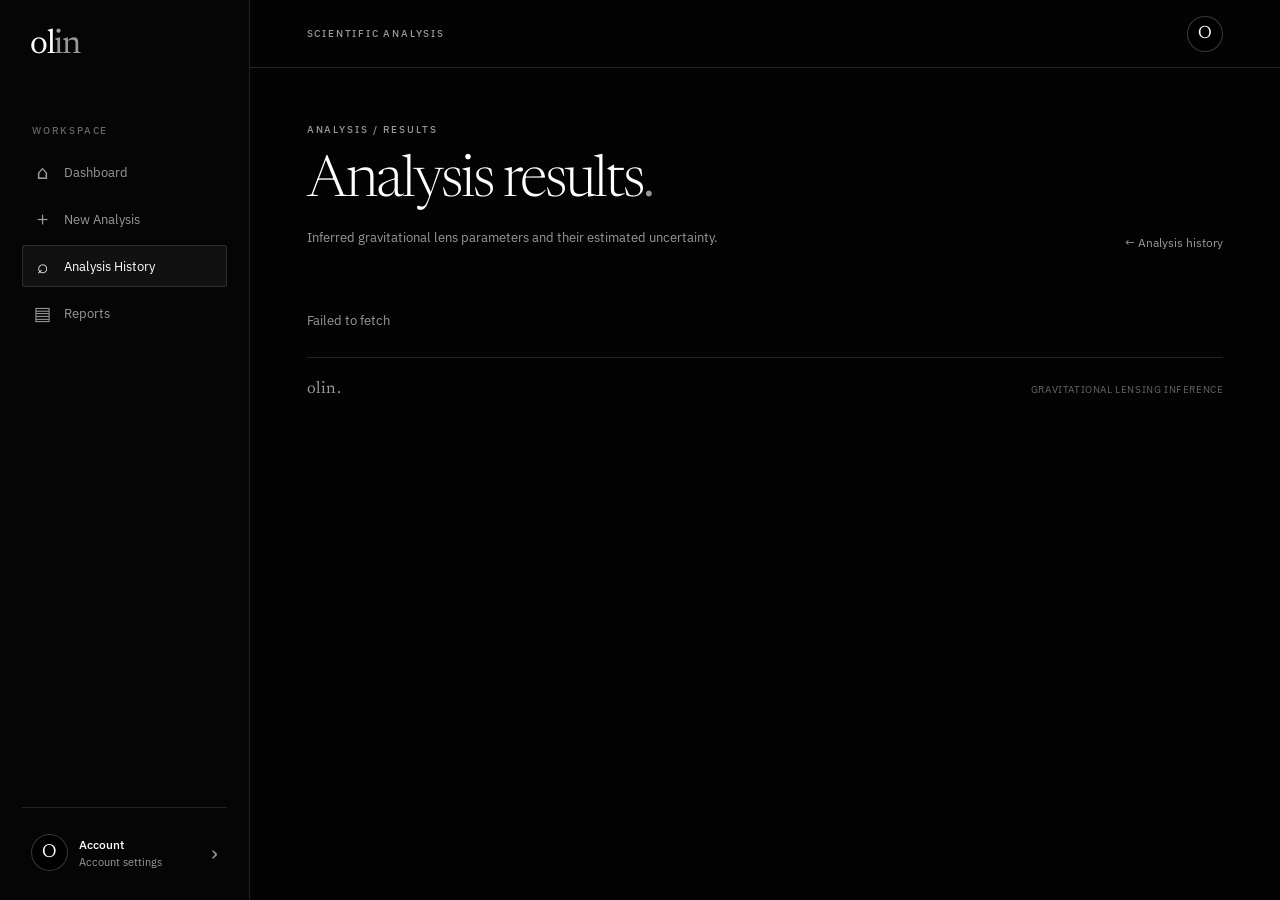
<file: frontend/pages/analysis.html>
<!DOCTYPE html>
<html lang="en">

<head>
    <meta charset="UTF-8">
    <meta name="viewport" content="width=device-width, initial-scale=1.0">
    <title>Analysis Results | Olin</title>

    <link rel="preconnect" href="https://fonts.googleapis.com">
    <link rel="preconnect" href="https://fonts.gstatic.com" crossorigin>
    <link href="https://fonts.googleapis.com/css2?family=IBM+Plex+Sans:wght@400;500;600&family=Newsreader:opsz,wght@6..72,300;6..72,400;6..72,500&display=swap" rel="stylesheet">

    <link rel="stylesheet" href="../css/dashboard.css">
    <link rel="stylesheet" href="../css/analysis.css">
</head>

<body>

    <div class="dashboard-layout">

        <div class="sidebar-backdrop" id="sidebar-backdrop"></div>

        <aside class="sidebar" id="sidebar">

            <a href="./dashboard.html" class="brand">ol<span>in</span></a>

            <div class="sidebar-section">
                <p class="sidebar-label">WORKSPACE</p>

                <nav class="sidebar-navigation">
                    <a href="./dashboard.html" class="nav-link">
                        <span class="nav-icon">⌂</span>
                        Dashboard
                    </a>

                    <a href="./new-analysis.html" class="nav-link">
                        <span class="nav-icon">＋</span>
                        New Analysis
                    </a>

                    <a href="./history.html" class="nav-link active">
                        <span class="nav-icon">⌕</span>
                        Analysis History
                    </a>

                    <a href="./reports.html" class="nav-link">
                        <span class="nav-icon">▤</span>
                        Reports
                    </a>
                </nav>
            </div>

            <div class="sidebar-bottom">
                <button class="account-trigger" id="account-trigger" type="button">
                    <span class="avatar" id="sidebar-avatar">O</span>

                    <span class="account-trigger-details">
                        <span class="account-trigger-name" id="sidebar-name">Account</span>
                        <span class="account-trigger-label">Account settings</span>
                    </span>

                    <span class="account-chevron">›</span>
                </button>
            </div>

        </aside>

        <main class="main-content">

            <header class="topbar">
                <button class="mobile-menu-button" id="mobile-menu-button" type="button" aria-label="Open navigation">
                    <span></span>
                    <span></span>
                </button>

                <span class="topbar-label">SCIENTIFIC ANALYSIS</span>

                <button class="topbar-avatar" id="topbar-avatar" type="button" aria-label="Open account">O</button>
            </header>

            <div class="dashboard-content analysis-content">

                <section class="analysis-heading">
                    <div>
                        <p class="eyebrow">ANALYSIS / RESULTS</p>
                        <h1>Analysis results<span class="heading-period">.</span></h1>
                        <p class="welcome-description">
                            Inferred gravitational lens parameters and their estimated uncertainty.
                        </p>
                    </div>

                    <a href="./history.html" class="back-link">← Analysis history</a>
                </section>

                <div id="page-loading" class="page-message">
                    Loading analysis details...
                </div>

                <div id="page-error" class="page-message error-state" hidden></div>

                <div id="analysis-results" hidden>

                    <section class="analysis-meta-panel">
                        <div>
                            <p class="section-eyebrow">ANALYSIS IDENTIFIER</p>
                            <p class="meta-value" id="analysis-id">—</p>
                        </div>

                        <div>
                            <p class="section-eyebrow">STATUS</p>
                            <span class="status" id="analysis-status">—</span>
                        </div>

                        <div>
                            <p class="section-eyebrow">CREATED</p>
                            <p class="meta-value" id="analysis-date">—</p>
                        </div>

                        <div>
                            <p class="section-eyebrow">MODEL VERSION</p>
                            <p class="meta-value" id="model-version">—</p>
                        </div>
                    </section>

                    <section class="results-section">
                        <div class="section-heading">
                            <div>
                                <p class="section-eyebrow">MODEL OUTPUT</p>
                                <h2>Inferred parameters</h2>
                            </div>
                        </div>

                        <div class="parameter-panel">
                            <div class="parameter-header">
                                <span>PARAMETER</span>
                                <span>PREDICTION</span>
                                <span>CALIBRATED UNCERTAINTY</span>
                            </div>

                            <div id="parameter-rows">
                                <div class="loading-state">Preparing parameter results...</div>
                            </div>
                        </div>

                        <p class="section-note">
                            Uncertainty values are reported as returned by the inference pipeline.
                            They represent model-estimated uncertainty, not observational measurement error.
                        </p>
                    </section>

                    <section class="report-section">
                        <div>
                            <p class="section-eyebrow">SCIENTIFIC DOCUMENTATION</p>
                            <h2>Analysis report</h2>
                            <p>
                                Generate or download the PDF containing the input image,
                                reconstructed image, residual and inference results.
                            </p>
                        </div>

                        <button class="report-button" id="report-button" type="button">
                            <span id="report-button-label">Generate PDF report</span>
                            <span>↓</span>
                        </button>
                    </section>

                    <div id="report-message" class="report-message" hidden></div>

                </div>

                <!-- Hidden compatibility targets for the existing analysis.js.
                     These are not displayed on the results page. -->
                <div hidden>
                    <span id="reconstruction-status"></span>
                    <div id="reconstruction-preview"></div>
                    <span id="residual-status"></span>
                    <div id="residual-preview"></div>
                </div>

                <footer class="dashboard-footer">
                    <span>olin.</span>
                    <span>GRAVITATIONAL LENSING INFERENCE</span>
                </footer>

            </div>
        </main>
    </div>

    <div class="drawer-backdrop" id="drawer-backdrop"></div>

    <aside class="account-drawer" id="account-drawer">

        <div class="drawer-header">
            <h2>Account</h2>
            <button class="drawer-close" id="drawer-close" type="button" aria-label="Close account panel">×</button>
        </div>

        <div class="drawer-profile">
            <div class="drawer-avatar" id="drawer-avatar">O</div>

            <div class="drawer-profile-details">
                <h3 id="drawer-name">Account</h3>
                <p id="drawer-email">—</p>
            </div>
        </div>

        <div class="drawer-divider"></div>

        <div class="drawer-actions">
            <a href="./forgot-password.html" class="drawer-action">
                <span class="drawer-action-icon">⌑</span>

                <span class="drawer-action-text">
                    <strong>Reset password</strong>
                    <small>Update your account password</small>
                </span>

                <span class="drawer-action-arrow">→</span>
            </a>

            <button class="drawer-action logout-action" id="logout-button" type="button">
                <span class="drawer-action-icon">↗</span>

                <span class="drawer-action-text">
                    <strong>Log out</strong>
                    <small>Sign out of your Olin account</small>
                </span>

                <span class="drawer-action-arrow">→</span>
            </button>
        </div>

        <div class="drawer-footer">OLIN SCIENTIFIC WORKSPACE</div>

    </aside>

    <script src="../js/analysis.js"></script>

</body>
</html>
</file>
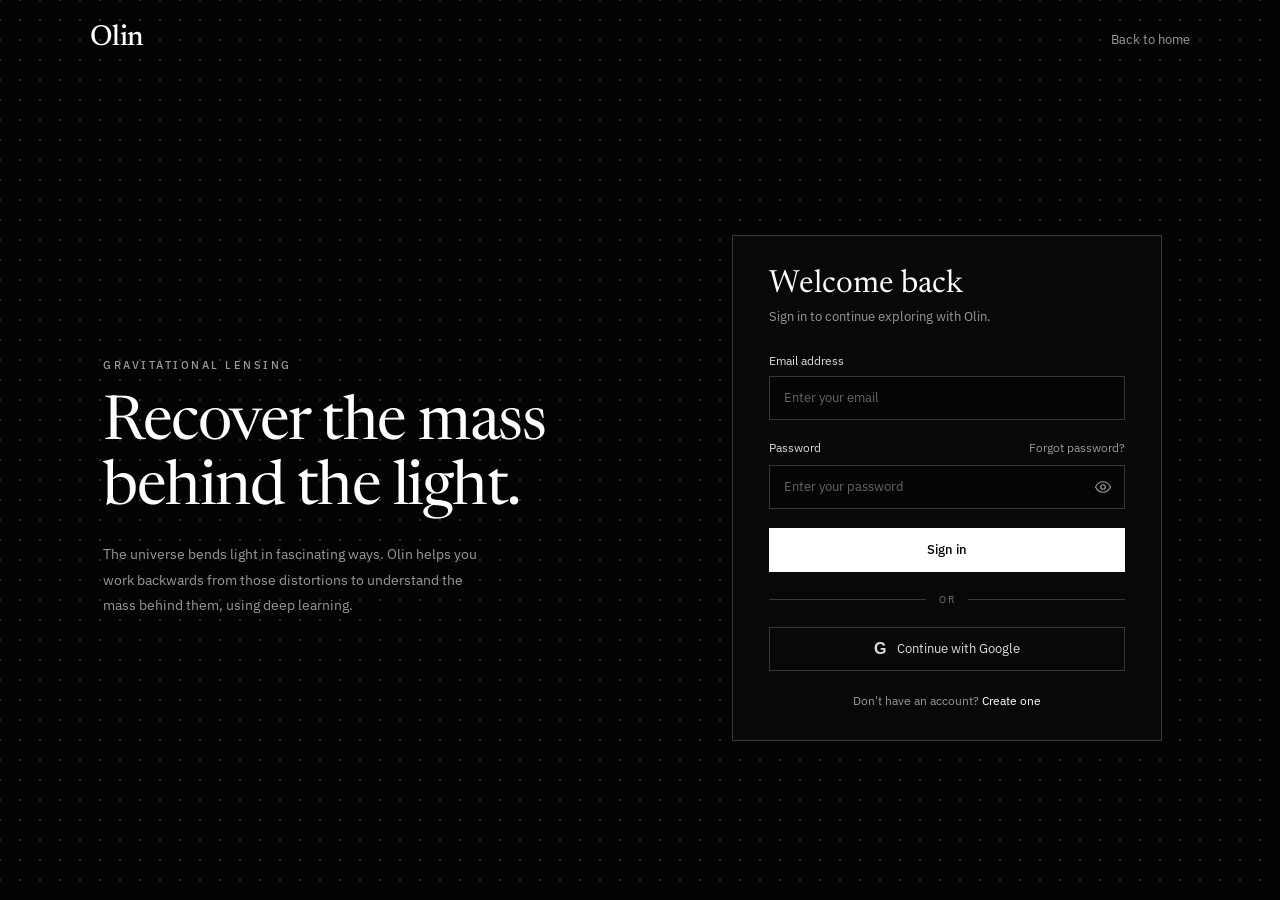
<file: frontend/pages/dashboard.html>
<!DOCTYPE html>
<html lang="en">

<head>
    <meta charset="UTF-8">
    <meta name="viewport" content="width=device-width, initial-scale=1.0">
    <meta name="theme-color" content="#030303">

    <title>Dashboard | Olin</title>

    <link rel="preconnect" href="https://fonts.googleapis.com">
    <link rel="preconnect" href="https://fonts.gstatic.com" crossorigin>

    <link
        href="https://fonts.googleapis.com/css2?family=IBM+Plex+Sans:wght@400;500;600&family=Newsreader:opsz,wght@6..72,300;6..72,400;6..72,500&display=swap"
        rel="stylesheet"
    >

    <link rel="stylesheet" href="../css/dashboard.css">
</head>

<body>

    <div class="dashboard-layout">

        <!-- Sidebar -->

        <aside class="sidebar" id="sidebar">

            <a href="./dashboard.html" class="brand">
                Olin<span>.</span>
            </a>

            <div class="sidebar-section">
                <p class="sidebar-label">WORKSPACE</p>

                <nav class="sidebar-navigation">

                    <a href="./dashboard.html" class="nav-link active">
                        <span class="nav-icon">⌂</span>
                        <span>Dashboard</span>
                    </a>

                    <a href="./new-analysis.html" class="nav-link">
                        <span class="nav-icon">＋</span>
                        <span>New Analysis</span>
                    </a>

                    <a href="./history.html" class="nav-link">
                        <span class="nav-icon">◷</span>
                        <span>Analysis History</span>
                    </a>

                    <a href="./reports.html" class="nav-link">
                        <span class="nav-icon">▤</span>
                        <span>Reports</span>
                    </a>

                </nav>
            </div>

            <div class="sidebar-bottom">

                <button class="account-trigger" id="account-trigger" type="button">

                    <span class="avatar" id="sidebar-avatar">?</span>

                    <span class="account-trigger-details">
                        <span class="account-trigger-name" id="sidebar-name">
                            Loading account
                        </span>

                        <span class="account-trigger-label">
                            Account
                        </span>
                    </span>

                    <span class="account-chevron">›</span>

                </button>

            </div>

        </aside>


        <!-- Main content -->

        <main class="main-content">

            <header class="topbar">

                <button
                    class="mobile-menu-button"
                    id="mobile-menu-button"
                    type="button"
                    aria-label="Open navigation"
                >
                    <span></span>
                    <span></span>
                    <span></span>
                </button>

                <span class="topbar-label">SCIENTIFIC WORKSPACE</span>

                <button
                    class="topbar-avatar"
                    id="topbar-avatar"
                    type="button"
                    aria-label="Open account"
                >
                    ?
                </button>

            </header>


            <div class="dashboard-content">

                <!-- Welcome -->

                <section class="welcome-section">

                    <p class="eyebrow">YOUR WORKSPACE</p>

                    <h1>
                        Welcome back<span class="heading-period">.</span>
                    </h1>

                    <p class="welcome-description" id="welcome-description">
                        Your gravitational lensing research workspace.
                    </p>

                </section>


                <!-- New analysis: first-time users only -->

                <section
                    class="new-analysis-section"
                    id="new-analysis-section"
                    hidden
                >

                    <div class="new-analysis-card">

                        <div class="new-analysis-content">

                            <p class="section-eyebrow">START SOMETHING NEW</p>

                            <h2>Explore a gravitational lens.</h2>

                            <p>
                                Upload an astronomical image and let Olin
                                investigate its lens parameters through
                                scientific inference.
                            </p>

                            <a href="./new-analysis.html" class="primary-button">
                                <span>Start new analysis</span>
                                <span class="button-arrow">→</span>
                            </a>

                        </div>

                        <div class="new-analysis-symbol" aria-hidden="true">
                            <span class="orbit orbit-one"></span>
                            <span class="orbit orbit-two"></span>
                            <span class="orbit orbit-three"></span>
                            <span class="orbit-center"></span>
                        </div>

                    </div>

                </section>


                <!-- Recent analyses -->

                <section class="data-section">

                    <div class="section-heading">

                        <div>
                            <p class="section-eyebrow">YOUR RESEARCH</p>
                            <h2>Recent analyses</h2>
                        </div>

                        <a href="./history.html" class="text-link">
                            View history <span>→</span>
                        </a>

                    </div>

                    <div class="data-panel">

                        <div class="panel-header analysis-header">
                            <span>ANALYSIS</span>
                            <span>MODEL</span>
                            <span>STATUS</span>
                            <span>DATE</span>
                        </div>

                        <div id="recent-analyses">

                            <div class="loading-state">
                                Loading your analyses...
                            </div>

                        </div>

                    </div>

                    <p class="section-note" id="analysis-count"></p>

                </section>


                <!-- Recent reports -->

                <section class="data-section reports-section">

                    <div class="section-heading">

                        <div>
                            <p class="section-eyebrow">SCIENTIFIC RECORDS</p>
                            <h2>Recent reports</h2>
                        </div>

                        <a href="./reports.html" class="text-link">
                            View reports <span>→</span>
                        </a>

                    </div>

                    <div class="data-panel">

                        <div class="panel-header report-header">
                            <span>REPORT</span>
                            <span>ANALYSIS ID</span>
                            <span>DATE</span>
                            <span>ACTION</span>
                        </div>

                        <div id="recent-reports">

                            <div class="loading-state">
                                Loading your reports...
                            </div>

                        </div>

                    </div>

                </section>


                <!-- Footer -->

                <footer class="dashboard-footer">

                    <span>OLIN</span>

                    <span>
                        Gravitational Lensing Inference
                    </span>

                </footer>

            </div>

        </main>

    </div>


    <!-- Mobile sidebar backdrop -->

    <div class="sidebar-backdrop" id="sidebar-backdrop"></div>


    <!-- Account drawer backdrop -->

    <div class="drawer-backdrop" id="drawer-backdrop"></div>


    <!-- Account drawer -->

    <aside
        class="account-drawer"
        id="account-drawer"
        aria-hidden="true"
        aria-label="Account panel"
    >

        <div class="drawer-header">

            <h2>Account</h2>

            <button
                class="drawer-close"
                id="drawer-close"
                type="button"
                aria-label="Close account panel"
            >
                ×
            </button>

        </div>


        <div class="drawer-profile">

            <div class="drawer-avatar" id="drawer-avatar">?</div>

            <div class="drawer-profile-details">

                <h3 id="drawer-name">Loading...</h3>

                <p id="drawer-email"></p>

            </div>

        </div>


        <div class="drawer-divider"></div>


        <div class="drawer-actions">

            <a href="./forgot-password.html" class="drawer-action">

                <span class="drawer-action-icon">⌑</span>

                <span class="drawer-action-text">
                    <strong>Reset password</strong>
                    <small>Verify your email to reset your password</small>
                </span>

                <span class="drawer-action-arrow">→</span>

            </a>


            <button
                class="drawer-action logout-action"
                id="logout-button"
                type="button"
            >

                <span class="drawer-action-icon">↗</span>

                <span class="drawer-action-text">
                    <strong>Logout</strong>
                    <small>Sign out of your Olin account</small>
                </span>

                <span class="drawer-action-arrow">→</span>

            </button>

        </div>


        <div class="drawer-footer">
            OLIN · SCIENTIFIC WORKSPACE
        </div>

    </aside>


    <script src="../js/dashboard.js"></script>

</body>

</html>
</file>
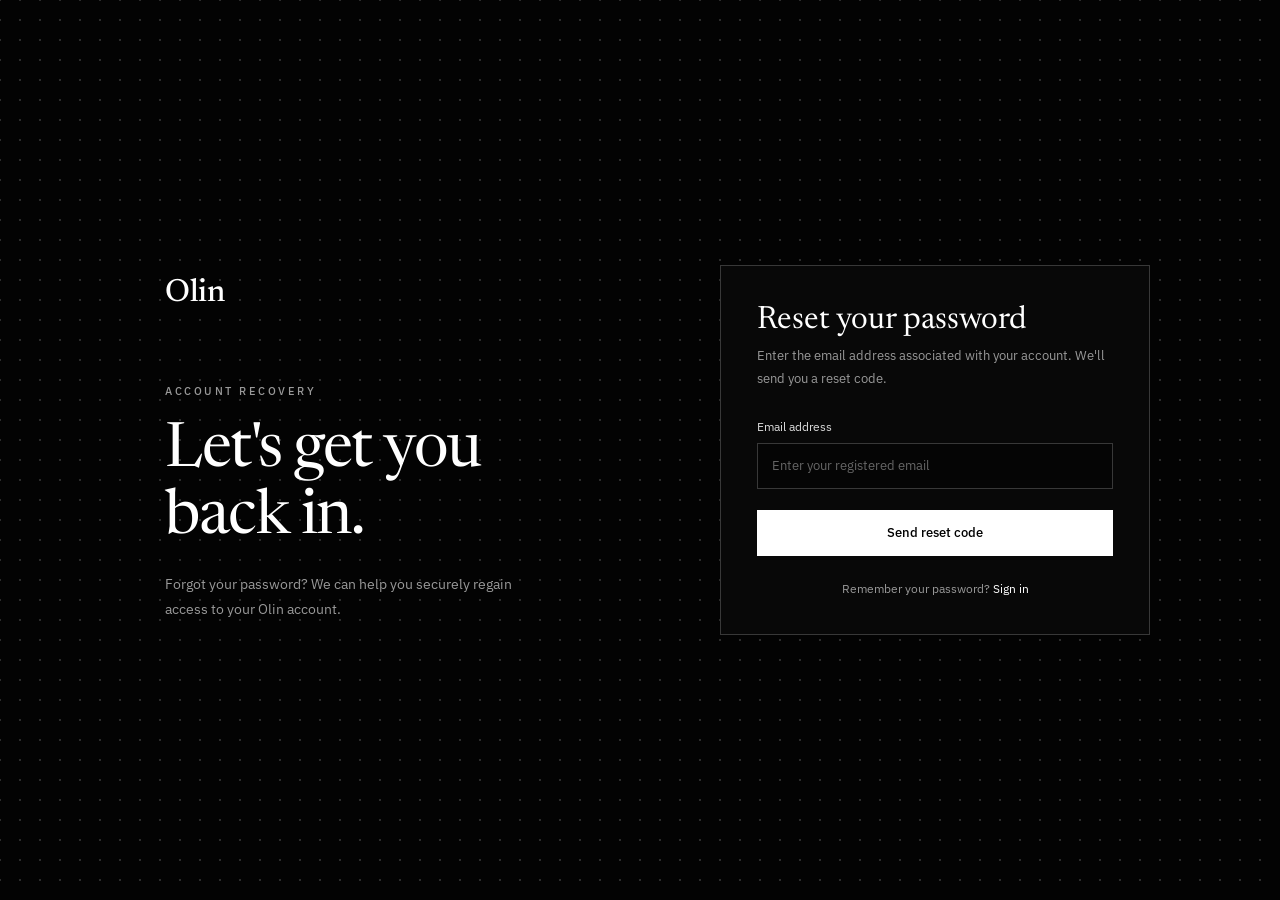
<file: frontend/pages/forgot-password.html>
<!DOCTYPE html>
<html lang="en">

<head>
    <meta charset="UTF-8">
    <meta name="viewport" content="width=device-width, initial-scale=1.0">

    <title>Forgot Password — Olin</title>

    <link rel="preconnect" href="https://fonts.googleapis.com">
    <link rel="preconnect" href="https://fonts.gstatic.com" crossorigin>
    <link href="https://fonts.googleapis.com/css2?family=IBM+Plex+Sans:wght@400;500;600&family=Newsreader:opsz,wght@6..72,400;6..72,500&display=swap" rel="stylesheet">

    <link rel="stylesheet" href="../css/forgot-password.css">
</head>

<body>

    <canvas id="background-dots"></canvas>

    <main class="auth-flow-container">

        <section class="auth-flow-intro">

            <a href="./login.html" class="auth-logo">Olin</a>

            <p class="eyebrow">ACCOUNT RECOVERY</p>

            <h1>Let's get you back in.</h1>

            <p class="intro-description">
                Forgot your password? We can help you
                securely regain access to your Olin account.
            </p>

        </section>

        <section class="auth-flow-panel">

            <div class="panel-heading">

                <h2>Reset your password</h2>

                <p id="recovery-description">
                    Enter the email address associated with
                    your account. We'll send you a reset code.
                </p>

            </div>

            <form id="forgot-password-form">

                <!-- Stage 1: Email -->

                <div class="form-group">

                    <label for="email">Email address</label>

                    <input
                        type="email"
                        id="email"
                        name="email"
                        placeholder="Enter your registered email"
                        autocomplete="email"
                        required
                    >

                </div>

                <!-- Stage 2: OTP verification -->

                <div id="otp-group" class="form-group" hidden>

                    <label for="otp">Reset code</label>

                    <input
                        type="text"
                        id="otp"
                        name="otp"
                        placeholder="Enter your 6-digit code"
                        inputmode="numeric"
                        autocomplete="one-time-code"
                        pattern="[0-9]{6}"
                        minlength="6"
                        maxlength="6"
                    >

                </div>

                <!-- Stage 3: New password -->

                <div id="password-fields" hidden>

                    <div class="form-group">

                        <label for="new-password">New password</label>

                        <div class="password-input-wrapper">

                            <input
                                type="password"
                                id="new-password"
                                name="new-password"
                                placeholder="Enter your new password"
                                autocomplete="new-password"
                                maxlength="128"
                            >

                            <button
                                type="button"
                                class="password-toggle"
                                data-password-toggle="new-password"
                                aria-label="Show password"
                            >

                                <svg viewBox="0 0 24 24" aria-hidden="true">
                                    <path d="M2 12s3.6-7 10-7 10 7 10 7-3.6 7-10 7S2 12 2 12Z"></path>
                                    <circle cx="12" cy="12" r="3"></circle>
                                </svg>

                            </button>

                        </div>

                    </div>

                    <!-- Dynamic password requirements -->

                    <ul class="password-requirements">

                        <li data-rule="min">
                            <span class="requirement-icon">○</span>
                            At least 8 characters
                        </li>

                        <li data-rule="max">
                            <span class="requirement-icon">○</span>
                            No more than 128 characters
                        </li>

                        <li data-rule="upper">
                            <span class="requirement-icon">○</span>
                            At least one uppercase letter
                        </li>

                        <li data-rule="number">
                            <span class="requirement-icon">○</span>
                            At least one digit
                        </li>

                        <li data-rule="special">
                            <span class="requirement-icon">○</span>
                            At least one special character
                        </li>

                    </ul>

                    <!-- Confirm password -->

                    <div class="form-group">

                        <label for="confirm-password">
                            Confirm new password
                        </label>

                        <div class="password-input-wrapper">

                            <input
                                type="password"
                                id="confirm-password"
                                name="confirm-password"
                                placeholder="Confirm your new password"
                                autocomplete="new-password"
                                maxlength="128"
                            >

                            <button
                                type="button"
                                class="password-toggle"
                                data-password-toggle="confirm-password"
                                aria-label="Show password"
                            >

                                <svg viewBox="0 0 24 24" aria-hidden="true">
                                    <path d="M2 12s3.6-7 10-7 10 7 10 7-3.6 7-10 7S2 12 2 12Z"></path>
                                    <circle cx="12" cy="12" r="3"></circle>
                                </svg>

                            </button>

                        </div>

                        <p
                            id="confirm-error"
                            class="form-message"
                            role="status"
                            aria-live="polite"
                        ></p>

                    </div>

                </div>

                <!-- General messages -->

                <p
                    id="forgot-password-message"
                    class="form-message"
                    role="status"
                    aria-live="polite"
                ></p>

                <!-- Stage-dependent button -->

                <button
                    type="submit"
                    id="forgot-password-button"
                    class="primary-button"
                >
                    Send reset code
                </button>

            </form>

            <p class="bottom-prompt">
                Remember your password?
                <a href="./login.html">Sign in</a>
            </p>

        </section>

    </main>

    <script src="../js/background.js"></script>
    <script src="../js/forgot-password.js"></script>

</body>
</html>
</file>
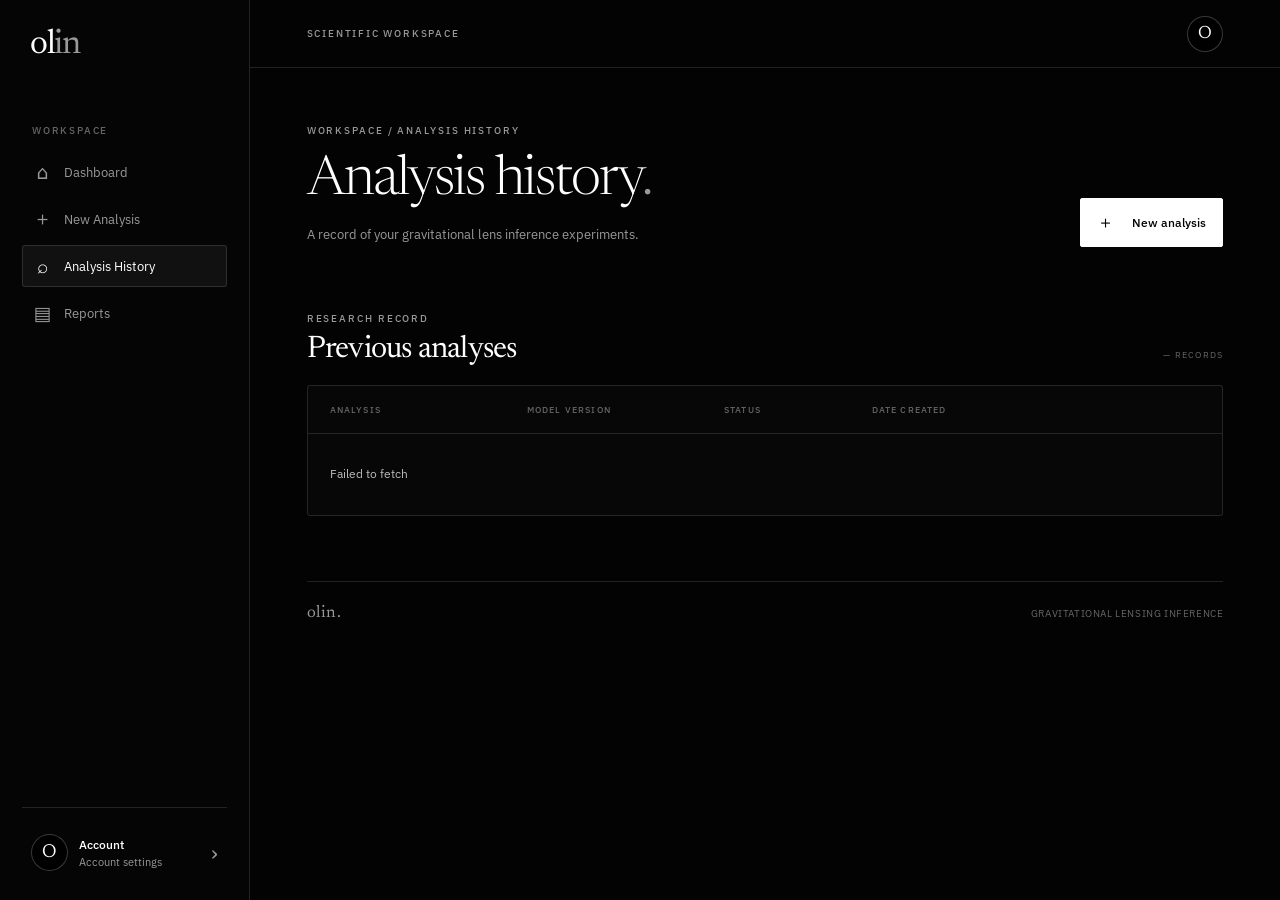
<file: frontend/pages/history.html>
<!DOCTYPE html>
<html lang="en">

<head>
    <meta charset="UTF-8">
    <meta name="viewport" content="width=device-width, initial-scale=1.0">
    <title>Analysis History | Olin</title>

    <link rel="preconnect" href="https://fonts.googleapis.com">
    <link rel="preconnect" href="https://fonts.gstatic.com" crossorigin>
    <link href="https://fonts.googleapis.com/css2?family=IBM+Plex+Sans:wght@400;500;600&family=Newsreader:opsz,wght@6..72,300;6..72,400;6..72,500&display=swap" rel="stylesheet">

    <link rel="stylesheet" href="../css/dashboard.css">
    <link rel="stylesheet" href="../css/history.css">
</head>

<body>

    <div class="dashboard-layout">

        <div class="sidebar-backdrop" id="sidebar-backdrop"></div>

        <aside class="sidebar" id="sidebar">

            <a href="./dashboard.html" class="brand">ol<span>in</span></a>

            <div class="sidebar-section">
                <p class="sidebar-label">WORKSPACE</p>

                <nav class="sidebar-navigation">
                    <a href="./dashboard.html" class="nav-link">
                        <span class="nav-icon">⌂</span>
                        Dashboard
                    </a>

                    <a href="./new-analysis.html" class="nav-link">
                        <span class="nav-icon">＋</span>
                        New Analysis
                    </a>

                    <a href="./history.html" class="nav-link active">
                        <span class="nav-icon">⌕</span>
                        Analysis History
                    </a>

                    <a href="./reports.html" class="nav-link">
                        <span class="nav-icon">▤</span>
                        Reports
                    </a>
                </nav>
            </div>

            <div class="sidebar-bottom">
                <button class="account-trigger" id="account-trigger" type="button">
                    <span class="avatar" id="sidebar-avatar">O</span>

                    <span class="account-trigger-details">
                        <span class="account-trigger-name" id="sidebar-name">Account</span>
                        <span class="account-trigger-label">Account settings</span>
                    </span>

                    <span class="account-chevron">›</span>
                </button>
            </div>

        </aside>

        <main class="main-content">

            <header class="topbar">
                <button class="mobile-menu-button" id="mobile-menu-button" type="button" aria-label="Open navigation">
                    <span></span>
                    <span></span>
                </button>

                <span class="topbar-label">SCIENTIFIC WORKSPACE</span>

                <button class="topbar-avatar" id="topbar-avatar" type="button" aria-label="Open account">O</button>
            </header>

            <div class="dashboard-content history-content">

                <section class="history-heading">

                    <div>
                        <p class="eyebrow">WORKSPACE / ANALYSIS HISTORY</p>

                        <h1>Analysis history<span class="heading-period">.</span></h1>

                        <p class="welcome-description">
                            A record of your gravitational lens inference experiments.
                        </p>
                    </div>

                    <a href="./new-analysis.html" class="history-new-button">
                        <span>＋</span>
                        New analysis
                    </a>

                </section>

                <section class="history-section">

                    <div class="history-section-heading">
                        <div>
                            <p class="section-eyebrow">RESEARCH RECORD</p>
                            <h2>Previous analyses</h2>
                        </div>

                        <span class="history-count" id="history-count">— RECORDS</span>
                    </div>

                    <div class="history-panel">

                        <div class="history-table-header">
                            <span>ANALYSIS</span>
                            <span>MODEL VERSION</span>
                            <span>STATUS</span>
                            <span>DATE CREATED</span>
                            <span></span>
                        </div>

                        <div id="history-loading" class="history-message">
                            Loading your analyses...
                        </div>

                        <div id="history-error" class="history-message history-error" hidden></div>

                        <div id="history-empty" class="history-empty" hidden>
                            <span class="history-empty-symbol">⌕</span>
                            <h3>No analyses yet</h3>
                            <p>Your completed gravitational lens analyses will appear here.</p>
                            <a href="./new-analysis.html">Start your first analysis →</a>
                        </div>

                        <div id="history-table-container" hidden>
                            <div id="history-table-body"></div>
                        </div>

                    </div>

                    <div class="history-pagination" id="history-pagination" hidden>
                        <button type="button" id="previous-page" disabled>
                            ← Previous
                        </button>

                        <span id="page-indicator">Page 1</span>

                        <button type="button" id="next-page">
                            Next →
                        </button>
                    </div>

                </section>

                <footer class="dashboard-footer">
                    <span>olin.</span>
                    <span>GRAVITATIONAL LENSING INFERENCE</span>
                </footer>

            </div>
        </main>
    </div>

    <div class="drawer-backdrop" id="drawer-backdrop"></div>

    <aside class="account-drawer" id="account-drawer">

        <div class="drawer-header">
            <h2>Account</h2>
            <button class="drawer-close" id="drawer-close" type="button" aria-label="Close account panel">×</button>
        </div>

        <div class="drawer-profile">
            <div class="drawer-avatar" id="drawer-avatar">O</div>

            <div class="drawer-profile-details">
                <h3 id="drawer-name">Account</h3>
                <p id="drawer-email">—</p>
            </div>
        </div>

        <div class="drawer-divider"></div>

        <div class="drawer-actions">

            <a href="./forgot-password.html" class="drawer-action">
                <span class="drawer-action-icon">⌑</span>

                <span class="drawer-action-text">
                    <strong>Reset password</strong>
                    <small>Update your account password</small>
                </span>

                <span class="drawer-action-arrow">→</span>
            </a>

            <button class="drawer-action logout-action" id="logout-button" type="button">
                <span class="drawer-action-icon">↗</span>

                <span class="drawer-action-text">
                    <strong>Log out</strong>
                    <small>Sign out of your Olin account</small>
                </span>

                <span class="drawer-action-arrow">→</span>
            </button>

        </div>

        <div class="drawer-footer">OLIN SCIENTIFIC WORKSPACE</div>

    </aside>

    <script src="../js/history.js"></script>

</body>
</html>
</file>
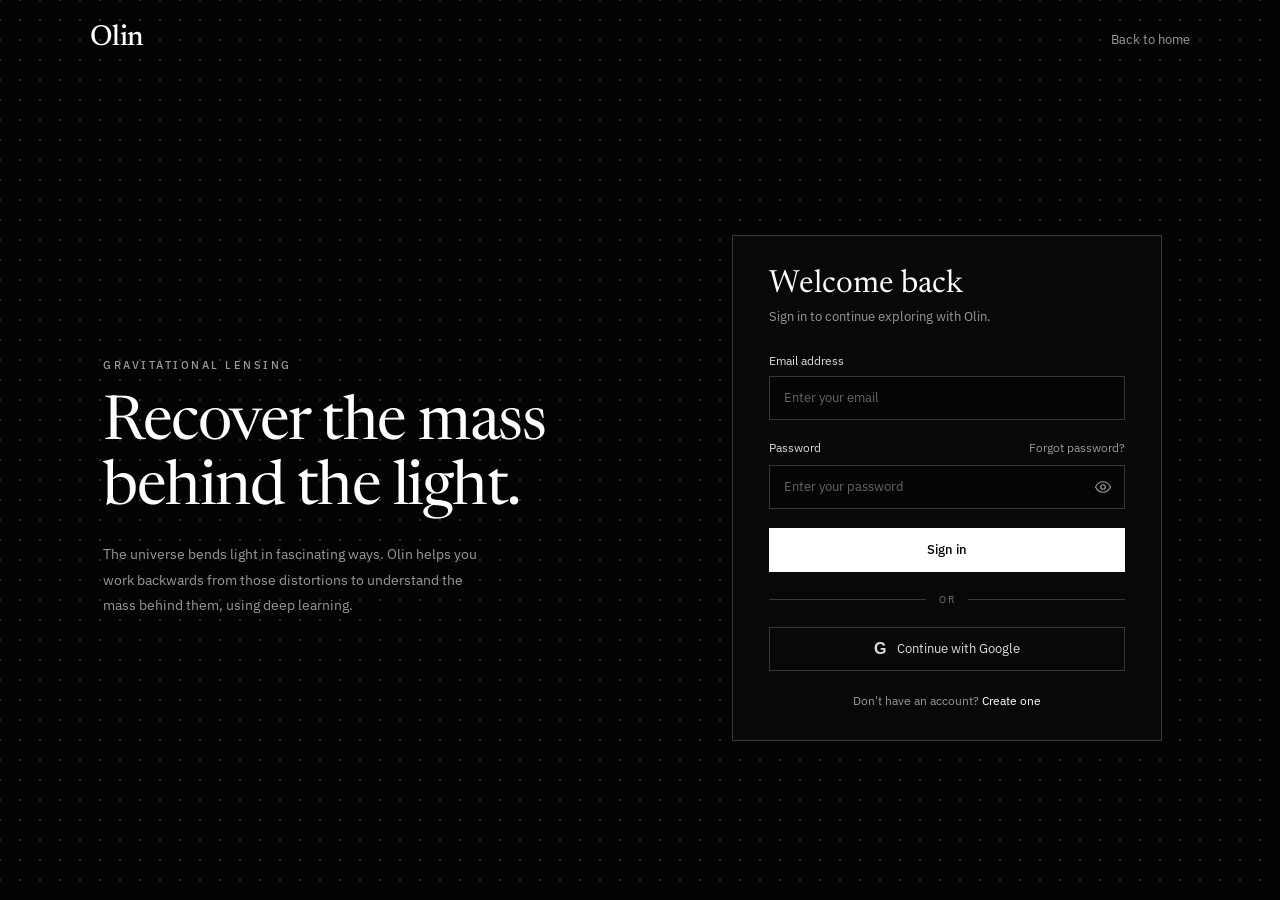
<file: frontend/pages/login.html>
<!DOCTYPE html>
<html lang="en">

<head>
    <meta charset="UTF-8">
    <meta name="viewport" content="width=device-width, initial-scale=1.0">

    <title>Sign in — Olin</title>

    <link rel="preconnect" href="https://fonts.googleapis.com">
    <link rel="preconnect" href="https://fonts.gstatic.com" crossorigin>

    <link
        href="https://fonts.googleapis.com/css2?family=IBM+Plex+Sans:wght@400;500;600&family=Newsreader:opsz,wght@6..72,400;6..72,500&display=swap"
        rel="stylesheet"
    >

    <link rel="stylesheet" href="../css/auth.css">
</head>

<body>

    <canvas id="background-dots"></canvas>

    <header class="navbar">
        <a href="../index.html" class="logo">Olin</a>

        <nav>
            <a href="../index.html" class="back-link">Back to home</a>
        </nav>
    </header>

    <main class="login-container">

        <section class="login-intro">
            <p class="eyebrow">GRAVITATIONAL LENSING</p>

            <h1>Recover the mass behind the light.</h1>

            <p class="intro-description">
                The universe bends light in fascinating ways. Olin helps you
                work backwards from those distortions to understand the mass
                behind them, using deep learning.
            </p>
        </section>

        <section class="login-form">

            <div class="login-panel">

                <h2>Welcome back</h2>

                <p class="subtitle">
                    Sign in to continue exploring with Olin.
                </p>

                <form id="login-form">

                    <div class="form-group">
                        <label for="email">Email address</label>

                        <input
                            type="email"
                            id="email"
                            name="email"
                            placeholder="Enter your email"
                            maxlength="255"
                            autocomplete="email"
                            required
                        >
                    </div>

                    <div class="form-group">

                        <div class="password-heading">
                            <label for="password">Password</label>

                            <a
                                href="./forgot-password.html"
                                class="forgot-password-link"
                            >
                                Forgot password?
                            </a>
                        </div>

                        <div class="password-wrapper">

                            <input
                                type="password"
                                id="password"
                                name="password"
                                placeholder="Enter your password"
                                autocomplete="current-password"
                                required
                            >

                            <button
                                type="button"
                                class="password-toggle"
                                id="toggle-password"
                                aria-label="Show password"
                            >
                                <svg
                                    viewBox="0 0 24 24"
                                    fill="none"
                                    stroke="currentColor"
                                    stroke-width="1.6"
                                    stroke-linecap="round"
                                    stroke-linejoin="round"
                                    aria-hidden="true"
                                >
                                    <path d="M2 12s3.6-7 10-7 10 7 10 7-3.6 7-10 7-10-7-10-7z"/>
                                    <circle cx="12" cy="12" r="3"/>
                                </svg>
                            </button>

                        </div>
                    </div>

                    <p
                        class="login-error"
                        id="login-error"
                        role="alert"
                    ></p>

                    <button
                        type="submit"
                        id="login-submit"
                    >
                        Sign in
                    </button>

                </form>

                <div class="form-divider">
                    <span></span>
                    <p>OR</p>
                    <span></span>
                </div>

                <button
                    type="button"
                    class="google-button"
                    id="google-login"
                >
                    <span class="google-icon" aria-hidden="true">G</span>
                    Continue with Google
                </button>

                <p class="register-prompt">
                    Don't have an account?
                    <a href="./register.html">Create one</a>
                </p>

            </div>

        </section>

    </main>

    <script src="../js/background.js"></script>
    <script src="../js/login.js"></script>

</body>
</html>
</file>
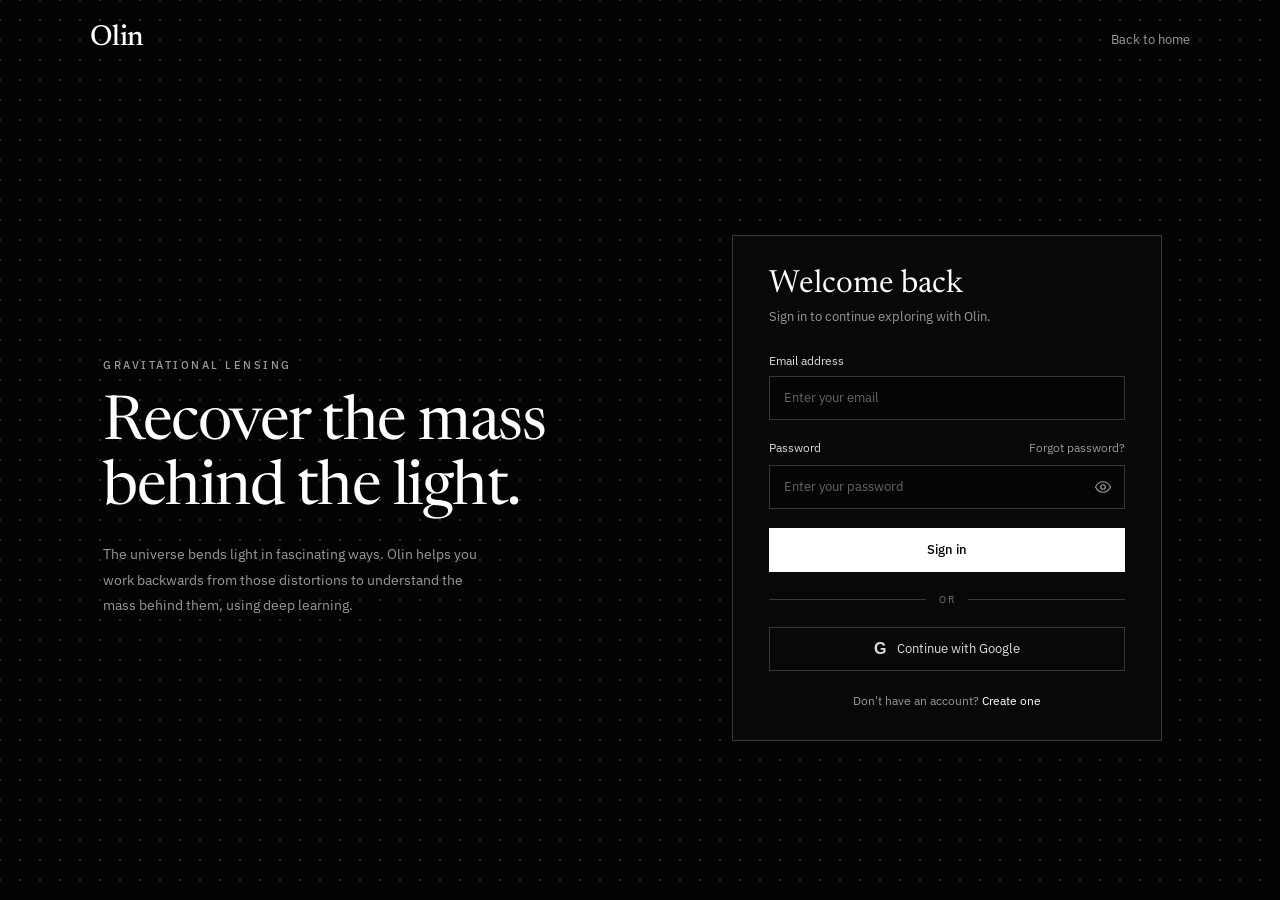
<file: frontend/pages/new-analysis.html>
<!DOCTYPE html>
<html lang="en">

<head>
    <meta charset="UTF-8">
    <meta name="viewport" content="width=device-width, initial-scale=1.0">
    <meta name="theme-color" content="#030303">

    <title>New Analysis | Olin</title>

    <link rel="preconnect" href="https://fonts.googleapis.com">
    <link rel="preconnect" href="https://fonts.gstatic.com" crossorigin>

    <link
        href="https://fonts.googleapis.com/css2?family=IBM+Plex+Sans:wght@400;500;600&family=Newsreader:opsz,wght@6..72,300;6..72,400;6..72,500&display=swap"
        rel="stylesheet"
    >

    <link rel="stylesheet" href="../css/dashboard.css">
    <link rel="stylesheet" href="../css/new-analysis.css">
</head>

<body>

    <div class="dashboard-layout">

        <!-- Sidebar -->

        <aside class="sidebar" id="sidebar">

            <a href="./dashboard.html" class="brand">
                Olin<span>.</span>
            </a>

            <div class="sidebar-section">

                <p class="sidebar-label">WORKSPACE</p>

                <nav class="sidebar-navigation">

                    <a href="./dashboard.html" class="nav-link">
                        <span class="nav-icon">⌂</span>
                        <span>Dashboard</span>
                    </a>

                    <a href="./new-analysis.html" class="nav-link active">
                        <span class="nav-icon">＋</span>
                        <span>New Analysis</span>
                    </a>

                    <a href="./history.html" class="nav-link">
                        <span class="nav-icon">◷</span>
                        <span>Analysis History</span>
                    </a>

                    <a href="./reports.html" class="nav-link">
                        <span class="nav-icon">▤</span>
                        <span>Reports</span>
                    </a>

                </nav>

            </div>

            <div class="sidebar-bottom">

                <button
                    class="account-trigger"
                    id="account-trigger"
                    type="button"
                >

                    <span class="avatar" id="sidebar-avatar">?</span>

                    <span class="account-trigger-details">

                        <span class="account-trigger-name" id="sidebar-name">
                            Loading account
                        </span>

                        <span class="account-trigger-label">
                            Account
                        </span>

                    </span>

                    <span class="account-chevron">›</span>

                </button>

            </div>

        </aside>


        <!-- Main content -->

        <main class="main-content">

            <header class="topbar">

                <button
                    class="mobile-menu-button"
                    id="mobile-menu-button"
                    type="button"
                    aria-label="Open navigation"
                >
                    <span></span>
                    <span></span>
                    <span></span>
                </button>

                <span class="topbar-label">SCIENTIFIC WORKSPACE</span>

                <button
                    class="topbar-avatar"
                    id="topbar-avatar"
                    type="button"
                    aria-label="Open account"
                >
                    ?
                </button>

            </header>


            <div class="dashboard-content analysis-content">

                <!-- Page heading -->

                <section class="analysis-intro">

                    <p class="eyebrow">SCIENTIFIC INFERENCE</p>

                    <h1>
                        New analysis<span class="heading-period">.</span>
                    </h1>

                    <p class="analysis-description">
                        Begin a new gravitational lensing inference by
                        providing an astronomical image.
                    </p>

                </section>


                <!-- Upload workspace -->

                <section class="analysis-workspace">

                    <div class="upload-column">

                        <div class="upload-panel">

                            <div class="upload-panel-heading">

                                <div>
                                    <p class="section-eyebrow">INPUT IMAGE</p>
                                    <h2>Upload your image</h2>
                                </div>

                                <span class="input-number">01</span>

                            </div>


                            <!-- File input -->

                            <input
                                type="file"
                                id="image-input"
                                accept=".png,.jpg,.jpeg,.webp,image/png,image/jpeg,image/webp"
                                hidden
                            >


                            <!-- Drop area -->

                            <div
                                class="upload-zone"
                                id="upload-zone"
                                role="button"
                                tabindex="0"
                                aria-label="Choose an astronomical image"
                            >

                                <div class="upload-symbol" aria-hidden="true">
                                    <span>↑</span>
                                </div>

                                <h3>Drop your image here</h3>

                                <p>
                                    or
                                    <span class="browse-text">browse files</span>
                                    on your computer
                                </p>

                                <div class="upload-requirements">

                                    <span>PNG</span>
                                    <span>JPEG</span>
                                    <span>WebP</span>

                                    <span class="requirement-divider"></span>

                                    <span>Maximum 10 MB</span>

                                </div>

                            </div>


                            <!-- Selected image -->

                            <div class="selected-file" id="selected-file">

                                <div class="preview-container">

                                    <img
                                        id="preview-image"
                                        class="preview-image"
                                        alt="Selected astronomical image"
                                    >

                                </div>

                                <div class="file-information">

                                    <div class="file-information-main">

                                        <p class="section-eyebrow">
                                            SELECTED IMAGE
                                        </p>

                                        <p
                                            class="file-name"
                                            id="file-name"
                                        ></p>

                                        <p
                                            class="file-size"
                                            id="file-size"
                                        ></p>

                                    </div>

                                    <button
                                        type="button"
                                        class="remove-file"
                                        id="remove-file"
                                        aria-label="Remove selected image"
                                    >
                                        Remove
                                    </button>

                                </div>

                            </div>


                            <!-- Validation error -->

                            <p
                                class="upload-error"
                                id="upload-error"
                                role="alert"
                            ></p>


                            <!-- Submit -->

                            <div class="upload-footer">

                                <p class="upload-footer-note">
                                    Your image will be processed by
                                    Olin's inference pipeline.
                                </p>

                                <button
                                    type="button"
                                    class="analysis-submit"
                                    id="submit-analysis"
                                    disabled
                                >
                                    <span>Run inference</span>
                                    <span class="submit-arrow">→</span>
                                </button>

                            </div>

                        </div>

                    </div>


                    <!-- Information panel -->

                    <aside class="analysis-information">

                        <div class="information-block">

                            <p class="section-eyebrow">
                                THE INFERENCE PROCESS
                            </p>

                            <h2>From image to parameters.</h2>

                            <p class="information-description">
                                Olin examines the supplied image and estimates
                                the physical parameters of its gravitational
                                lens system.
                            </p>

                        </div>


                        <div class="workflow-list">

                            <div class="workflow-item">

                                <span class="workflow-number">01</span>

                                <div>
                                    <h3>Image preprocessing</h3>

                                    <p>
                                        The input is prepared for the
                                        inference model.
                                    </p>
                                </div>

                            </div>


                            <div class="workflow-item">

                                <span class="workflow-number">02</span>

                                <div>
                                    <h3>Parameter inference</h3>

                                    <p>
                                        Estimate Einstein radius, ellipticity
                                        and external shear.
                                    </p>
                                </div>

                            </div>


                            <div class="workflow-item">

                                <span class="workflow-number">03</span>

                                <div>
                                    <h3>Scientific reconstruction</h3>

                                    <p>
                                        Generate a reconstructed image and
                                        residual for examination.
                                    </p>
                                </div>

                            </div>

                        </div>


                        <div class="information-note">

                            <span class="note-symbol">i</span>

                            <p>
                                The inference pipeline runs after submission.
                                Keep this page open until processing finishes.
                            </p>

                        </div>

                    </aside>

                </section>


                <!-- Processing state -->

                <section
                    class="processing-panel"
                    id="processing-panel"
                    aria-live="polite"
                    aria-hidden="true"
                >

                    <div class="processing-spinner"></div>

                    <p class="section-eyebrow">SCIENTIFIC INFERENCE</p>

                    <h2>Analysing your image.</h2>

                    <p>
                        Olin is processing the input and estimating
                        the gravitational lens parameters.
                    </p>

                    <span class="processing-note">
                        This may take a little while. Please do not close this page.
                    </span>

                </section>


                <!-- Footer -->

                <footer class="dashboard-footer">

                    <span>OLIN</span>

                    <span>
                        Gravitational Lensing Inference
                    </span>

                </footer>

            </div>

        </main>

    </div>


    <!-- Mobile sidebar backdrop -->

    <div class="sidebar-backdrop" id="sidebar-backdrop"></div>


    <!-- Account drawer backdrop -->

    <div class="drawer-backdrop" id="drawer-backdrop"></div>


    <!-- Account drawer -->

    <aside
        class="account-drawer"
        id="account-drawer"
        aria-hidden="true"
        aria-label="Account panel"
    >

        <div class="drawer-header">

            <h2>Account</h2>

            <button
                class="drawer-close"
                id="drawer-close"
                type="button"
                aria-label="Close account panel"
            >
                ×
            </button>

        </div>


        <div class="drawer-profile">

            <div class="drawer-avatar" id="drawer-avatar">?</div>

            <div class="drawer-profile-details">

                <h3 id="drawer-name">Loading...</h3>

                <p id="drawer-email"></p>

            </div>

        </div>


        <div class="drawer-divider"></div>


        <div class="drawer-actions">

            <a href="./forgot-password.html" class="drawer-action">

                <span class="drawer-action-icon">⌑</span>

                <span class="drawer-action-text">
                    <strong>Reset password</strong>
                    <small>Verify your email to reset your password</small>
                </span>

                <span class="drawer-action-arrow">→</span>

            </a>


            <button
                class="drawer-action logout-action"
                id="logout-button"
                type="button"
            >

                <span class="drawer-action-icon">↗</span>

                <span class="drawer-action-text">
                    <strong>Logout</strong>
                    <small>Sign out of your Olin account</small>
                </span>

                <span class="drawer-action-arrow">→</span>

            </button>

        </div>


        <div class="drawer-footer">
            OLIN · SCIENTIFIC WORKSPACE
        </div>

    </aside>


    <script src="../js/new-analysis.js"></script>

</body>

</html>
</file>
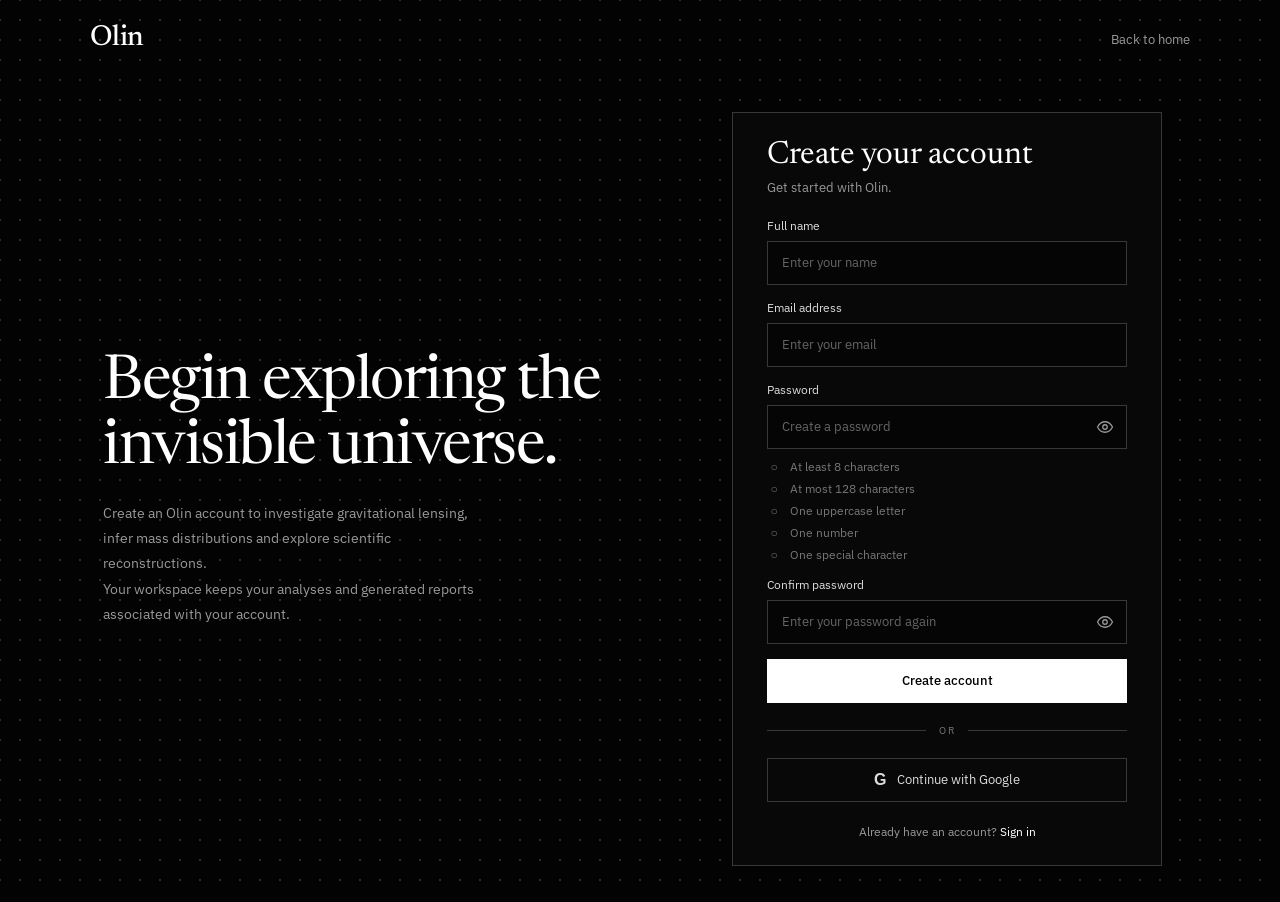
<file: frontend/pages/register.html>
<!DOCTYPE html>
<html lang="en">

<head>
    <meta charset="UTF-8">
    <meta name="viewport" content="width=device-width, initial-scale=1.0">

    <title>Register — Olin</title>

    <link rel="preconnect" href="https://fonts.googleapis.com">
    <link rel="preconnect" href="https://fonts.gstatic.com" crossorigin>

    <link href="https://fonts.googleapis.com/css2?family=IBM+Plex+Sans:wght@400;500&family=Newsreader:opsz,wght@6..72,300;6..72,400&display=swap" rel="stylesheet">

    <link rel="stylesheet" href="../css/auth.css">
</head>

<body>

    <canvas id="background-dots"></canvas>

    <header class="navbar">

        <a href="../index.html" class="logo">Olin</a>

        <nav>
            <a href="../index.html" class="back-link">
                Back to home
            </a>
        </nav>

    </header>

    <main class="login-container">

        <section class="login-intro">

            <h1>Begin exploring the invisible universe.</h1>

            <p class="intro-description">
                Create an Olin account to investigate gravitational
                lensing, infer mass distributions and explore
                scientific reconstructions.
            </p>

            <p class="intro-description">
                Your workspace keeps your analyses and generated
                reports associated with your account.
            </p>

        </section>

        <section class="login-form">

            <div class="login-panel register-panel">

                <h2>Create your account</h2>

                <p class="subtitle">
                    Get started with Olin.
                </p>

                <form id="register-form">

                    <div class="form-group">

                        <label for="name">Full name</label>

                        <input
                            type="text"
                            id="name"
                            name="name"
                            placeholder="Enter your name"
                            maxlength="150"
                            autocomplete="name"
                            required
                        >

                    </div>

                    <div class="form-group">

                        <label for="email">Email address</label>

                        <input
                            type="email"
                            id="email"
                            name="email"
                            placeholder="Enter your email"
                            maxlength="255"
                            autocomplete="email"
                            required
                        >

                    </div>

                    <div class="form-group">

                        <label for="password">Password</label>

                        <div class="password-wrapper">

                            <input
                                type="password"
                                id="password"
                                name="password"
                                placeholder="Create a password"
                                minlength="8"
                                maxlength="128"
                                autocomplete="new-password"
                                required
                            >

                            <button
                                type="button"
                                class="password-toggle"
                                data-password-toggle="password"
                                aria-label="Show password"
                            >
                                <svg
                                    viewBox="0 0 24 24"
                                    fill="none"
                                    stroke="currentColor"
                                    stroke-width="1.7"
                                    stroke-linecap="round"
                                    stroke-linejoin="round"
                                >
                                    <path d="M2 12s3.6-7 10-7 10 7 10 7-3.6 7-10 7-10-7-10-7z"/>
                                    <circle cx="12" cy="12" r="3"/>
                                </svg>
                            </button>

                        </div>

                        <ul class="password-requirements">

                            <li data-rule="min">
                                <span class="requirement-icon">○</span>
                                <span>At least 8 characters</span>
                            </li>

                            <li data-rule="max">
                                <span class="requirement-icon">○</span>
                                <span>At most 128 characters</span>
                            </li>

                            <li data-rule="upper">
                                <span class="requirement-icon">○</span>
                                <span>One uppercase letter</span>
                            </li>

                            <li data-rule="number">
                                <span class="requirement-icon">○</span>
                                <span>One number</span>
                            </li>

                            <li data-rule="special">
                                <span class="requirement-icon">○</span>
                                <span>One special character</span>
                            </li>

                        </ul>

                    </div>

                    <div class="form-group">

                        <label for="confirm-password">
                            Confirm password
                        </label>

                        <div class="password-wrapper">

                            <input
                                type="password"
                                id="confirm-password"
                                name="confirm-password"
                                placeholder="Enter your password again"
                                autocomplete="new-password"
                                required
                            >

                            <button
                                type="button"
                                class="password-toggle"
                                data-password-toggle="confirm-password"
                                aria-label="Show password"
                            >
                                <svg
                                    viewBox="0 0 24 24"
                                    fill="none"
                                    stroke="currentColor"
                                    stroke-width="1.7"
                                    stroke-linecap="round"
                                    stroke-linejoin="round"
                                >
                                    <path d="M2 12s3.6-7 10-7 10 7 10 7-3.6 7-10 7-10-7-10-7z"/>
                                    <circle cx="12" cy="12" r="3"/>
                                </svg>
                            </button>

                        </div>

                        <p
                            class="form-message"
                            id="confirm-error"
                            role="alert"
                        ></p>

                    </div>

                    <p
                        class="form-message"
                        id="register-message"
                        role="alert"
                    ></p>

                    <button type="submit" id="register-button">
                        Create account
                    </button>

                </form>

                <div class="form-divider">
                    <span></span>
                    <p>OR</p>
                    <span></span>
                </div>

                <button
                    type="button"
                    class="google-button"
                    id="google-signup-button"
                >
                    <span class="google-icon" aria-hidden="true">G</span>
                    Continue with Google
                </button>

                <p class="register-prompt">
                    Already have an account?
                    <a href="./login.html">Sign in</a>
                </p>

            </div>

        </section>

    </main>

    <script src="../js/background.js"></script>
    <script src="../js/register.js"></script>

</body>
</html>
</file>
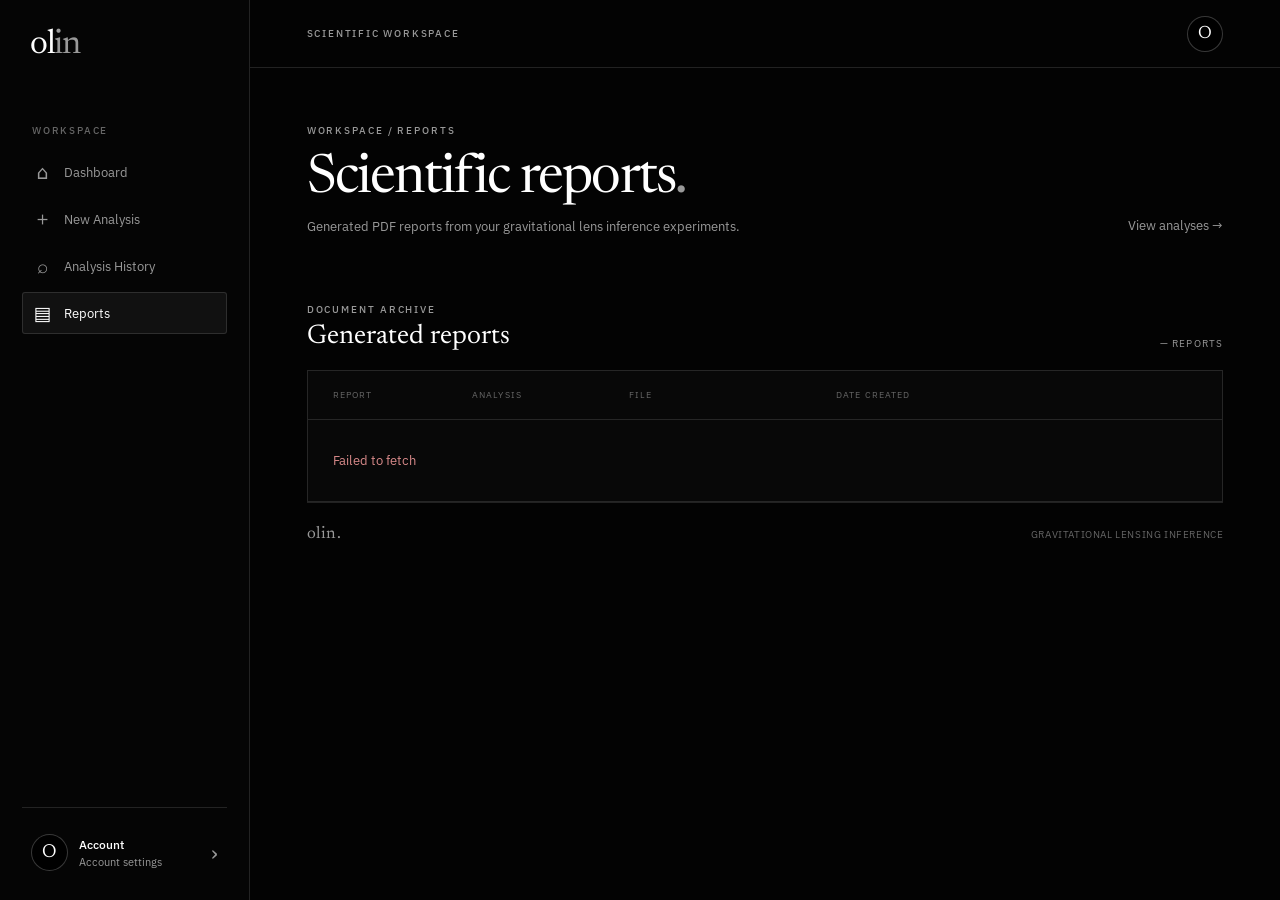
<file: frontend/pages/reports.html>
<!DOCTYPE html>
<html lang="en">

<head>
    <meta charset="UTF-8">
    <meta name="viewport" content="width=device-width, initial-scale=1.0">
    <title>Reports | Olin</title>

    <link rel="preconnect" href="https://fonts.googleapis.com">
    <link rel="preconnect" href="https://fonts.gstatic.com" crossorigin>
    <link href="https://fonts.googleapis.com/css2?family=IBM+Plex+Sans:wght@400;500;600&family=Newsreader:opsz,wght@6..72,300;6..72,400;6..72,500&display=swap" rel="stylesheet">

    <link rel="stylesheet" href="../css/dashboard.css">
    <link rel="stylesheet" href="../css/reports.css">
</head>

<body>

    <div class="dashboard-layout">

        <div class="sidebar-backdrop" id="sidebar-backdrop"></div>

        <aside class="sidebar" id="sidebar">

            <a href="./dashboard.html" class="brand">ol<span>in</span></a>

            <div class="sidebar-section">
                <p class="sidebar-label">WORKSPACE</p>

                <nav class="sidebar-navigation">
                    <a href="./dashboard.html" class="nav-link">
                        <span class="nav-icon">⌂</span>
                        Dashboard
                    </a>

                    <a href="./new-analysis.html" class="nav-link">
                        <span class="nav-icon">＋</span>
                        New Analysis
                    </a>

                    <a href="./history.html" class="nav-link">
                        <span class="nav-icon">⌕</span>
                        Analysis History
                    </a>

                    <a href="./reports.html" class="nav-link active">
                        <span class="nav-icon">▤</span>
                        Reports
                    </a>
                </nav>
            </div>

            <div class="sidebar-bottom">
                <button class="account-trigger" id="account-trigger" type="button">
                    <span class="avatar" id="sidebar-avatar">O</span>

                    <span class="account-trigger-details">
                        <span class="account-trigger-name" id="sidebar-name">Account</span>
                        <span class="account-trigger-label">Account settings</span>
                    </span>

                    <span class="account-chevron">›</span>
                </button>
            </div>

        </aside>

        <main class="main-content">

            <header class="topbar">
                <button class="mobile-menu-button" id="mobile-menu-button" type="button" aria-label="Open navigation">
                    <span></span>
                    <span></span>
                </button>

                <span class="topbar-label">SCIENTIFIC WORKSPACE</span>

                <button class="topbar-avatar" id="topbar-avatar" type="button" aria-label="Open account">O</button>
            </header>

            <div class="dashboard-content reports-content">

                <section class="reports-heading">
                    <div>
                        <p class="eyebrow">WORKSPACE / REPORTS</p>
                        <h1>Scientific reports<span class="heading-period">.</span></h1>
                        <p class="welcome-description">
                            Generated PDF reports from your gravitational lens inference experiments.
                        </p>
                    </div>

                    <a href="./history.html" class="reports-back-link">View analyses →</a>
                </section>

                <section class="reports-section">

                    <div class="reports-section-heading">
                        <div>
                            <p class="section-eyebrow">DOCUMENT ARCHIVE</p>
                            <h2>Generated reports</h2>
                        </div>

                        <span class="reports-count" id="reports-count">— REPORTS</span>
                    </div>

                    <div class="reports-panel">

                        <div class="reports-table-header">
                            <span>REPORT</span>
                            <span>ANALYSIS</span>
                            <span>FILE</span>
                            <span>DATE CREATED</span>
                            <span></span>
                        </div>

                        <div id="reports-loading" class="reports-message">
                            Loading your reports...
                        </div>

                        <div id="reports-error" class="reports-message reports-error" hidden></div>

                        <div id="reports-empty" class="reports-empty" hidden>
                            <span class="reports-empty-symbol">▤</span>
                            <h3>No reports generated yet</h3>
                            <p>PDF reports generated from completed analyses will appear here.</p>
                            <a href="./history.html">Go to analysis history →</a>
                        </div>

                        <div id="reports-table-container" hidden>
                            <div id="reports-table-body"></div>
                        </div>

                    </div>

                    <div class="reports-pagination" id="reports-pagination" hidden>
                        <button type="button" id="previous-page" disabled>
                            ← Previous
                        </button>

                        <span id="page-indicator">Page 1</span>

                        <button type="button" id="next-page">
                            Next →
                        </button>
                    </div>

                </section>

                <footer class="dashboard-footer">
                    <span>olin.</span>
                    <span>GRAVITATIONAL LENSING INFERENCE</span>
                </footer>

            </div>
        </main>
    </div>

    <div class="drawer-backdrop" id="drawer-backdrop"></div>

    <aside class="account-drawer" id="account-drawer">

        <div class="drawer-header">
            <h2>Account</h2>
            <button class="drawer-close" id="drawer-close" type="button" aria-label="Close account panel">×</button>
        </div>

        <div class="drawer-profile">
            <div class="drawer-avatar" id="drawer-avatar">O</div>

            <div class="drawer-profile-details">
                <h3 id="drawer-name">Account</h3>
                <p id="drawer-email">—</p>
            </div>
        </div>

        <div class="drawer-divider"></div>

        <div class="drawer-actions">

            <a href="./forgot-password.html" class="drawer-action">
                <span class="drawer-action-icon">⌑</span>

                <span class="drawer-action-text">
                    <strong>Reset password</strong>
                    <small>Update your account password</small>
                </span>

                <span class="drawer-action-arrow">→</span>
            </a>

            <button class="drawer-action logout-action" id="logout-button" type="button">
                <span class="drawer-action-icon">↗</span>

                <span class="drawer-action-text">
                    <strong>Log out</strong>
                    <small>Sign out of your Olin account</small>
                </span>

                <span class="drawer-action-arrow">→</span>
            </button>

        </div>

        <div class="drawer-footer">OLIN SCIENTIFIC WORKSPACE</div>

    </aside>

    <script src="../js/reports.js"></script>

</body>
</html>
</file>
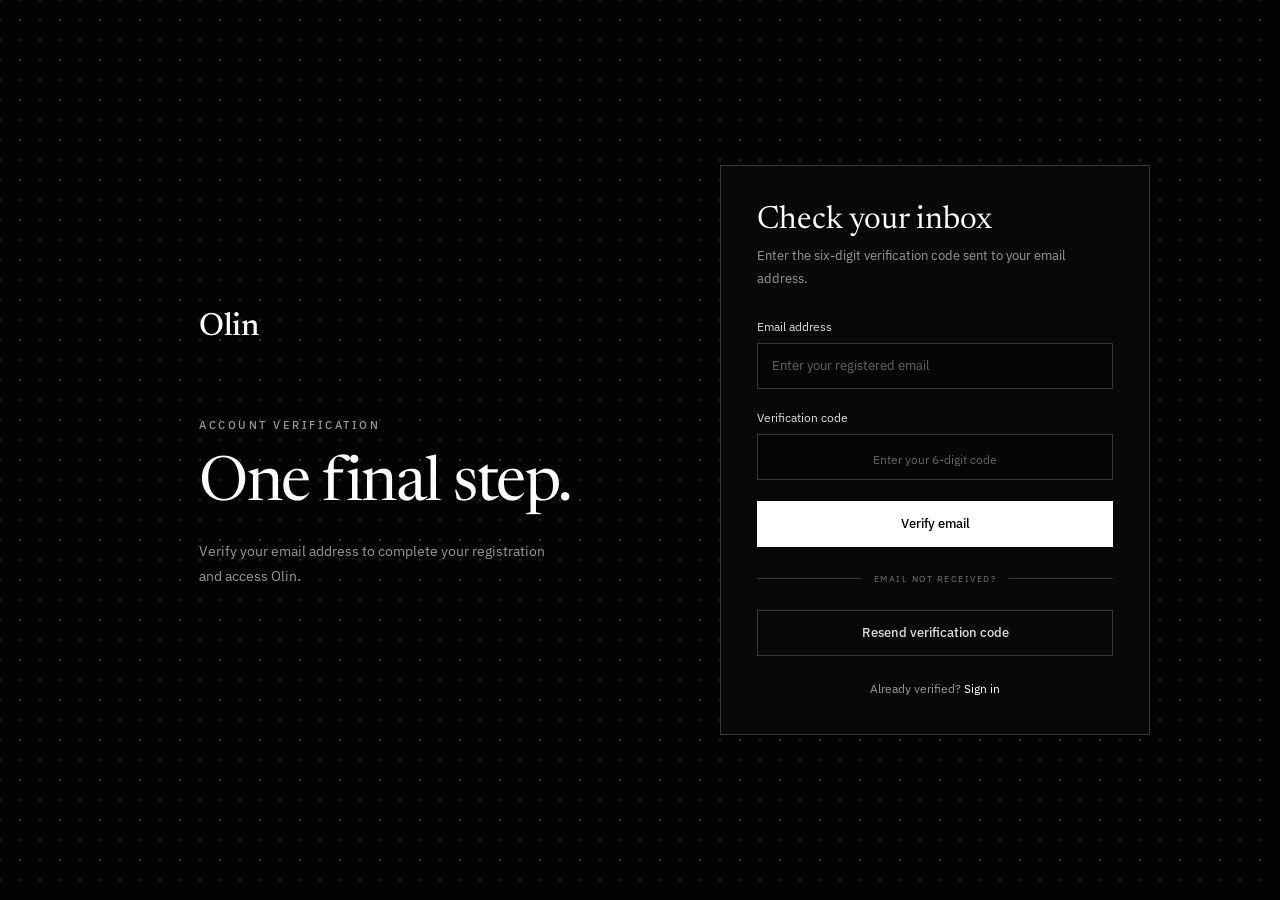
<file: frontend/pages/verification.html>
<!DOCTYPE html>
<html lang="en">

<head>
    <meta charset="UTF-8">
    <meta name="viewport" content="width=device-width, initial-scale=1.0">

    <title>Verify Email — Olin</title>

    <link rel="preconnect" href="https://fonts.googleapis.com">
    <link rel="preconnect" href="https://fonts.gstatic.com" crossorigin>
    <link href="https://fonts.googleapis.com/css2?family=IBM+Plex+Sans:wght@400;500;600&family=Newsreader:opsz,wght@6..72,400;6..72,500&display=swap" rel="stylesheet">

    <link rel="stylesheet" href="../css/verification.css">
</head>

<body>

    <canvas id="background-dots"></canvas>

    <main class="auth-flow-container">

        <section class="auth-flow-intro">
            <a href="./login.html" class="auth-logo">Olin</a>

            <p class="eyebrow">ACCOUNT VERIFICATION</p>

            <h1>One final step.</h1>

            <p class="intro-description">
                Verify your email address to complete your
                registration and access Olin.
            </p>
        </section>

        <section class="auth-flow-panel">

            <div class="panel-heading">
                <h2>Check your inbox</h2>

                <p>
                    Enter the six-digit verification code
                    sent to your email address.
                </p>
            </div>

            <form id="verification-form">

                <div class="form-group">
                    <label for="email">Email address</label>

                    <input
                        type="email"
                        id="email"
                        name="email"
                        placeholder="Enter your registered email"
                        autocomplete="email"
                        required
                    >
                </div>

                <div class="form-group">
                    <label for="otp">Verification code</label>

                    <input
                        type="text"
                        id="otp"
                        name="otp"
                        placeholder="Enter your 6-digit code"
                        inputmode="numeric"
                        autocomplete="one-time-code"
                        pattern="[0-9]{6}"
                        minlength="6"
                        maxlength="6"
                        required
                    >
                </div>

                <p
                    id="verification-message"
                    class="form-message"
                    role="status"
                    aria-live="polite"
                ></p>

                <button
                    type="submit"
                    id="verify-button"
                    class="primary-button"
                >
                    Verify email
                </button>

            </form>

            <div class="panel-divider">
                <span></span>
                <p>EMAIL NOT RECEIVED?</p>
                <span></span>
            </div>

            <button
                type="button"
                id="resend-button"
                class="secondary-button"
            >
                Resend verification code
            </button>

            <p class="bottom-prompt">
                Already verified?
                <a href="./login.html">Sign in</a>
            </p>

        </section>

    </main>

    <script src="../js/background.js"></script>
    <script src="../js/verification.js"></script>

</body>
</html>
</file>
<file: frontend/css/dashboard.css>
/* Olin — Dashboard */

:root {
    --background: #030303;
    --surface: #080808;
    --surface-hover: #101010;

    --text: #ffffff;
    --muted: #999999;
    --subtle: #666666;

    --border: rgba(255, 255, 255, 0.12);
    --border-strong: rgba(255, 255, 255, 0.22);

    --display: "Newsreader", Georgia, serif;
    --body: "IBM Plex Sans", "Segoe UI", system-ui, sans-serif;

    --sidebar-width: 250px;
}

* {
    margin: 0;
    padding: 0;
    box-sizing: border-box;
}

html,
body {
    width: 100%;
    min-height: 100%;
}

body {
    min-height: 100vh;
    background: var(--background);
    color: var(--text);
    font-family: var(--body);
    -webkit-font-smoothing: antialiased;
}

body.drawer-open {
    overflow: hidden;
}

button,
a {
    font: inherit;
}

button {
    color: inherit;
}

a {
    color: inherit;
    text-decoration: none;
}

button:focus-visible,
a:focus-visible {
    outline: 2px solid var(--text);
    outline-offset: 4px;
}


/* Main layout */

.dashboard-layout {
    min-height: 100vh;
    display: flex;
}


/* Sidebar */

.sidebar {
    position: fixed;
    inset: 0 auto 0 0;
    z-index: 20;

    width: var(--sidebar-width);
    height: 100vh;
    height: 100dvh;

    display: flex;
    flex-direction: column;

    padding: 28px 22px 18px;

    background: #050505;
    border-right: 1px solid var(--border);
}

.brand {
    display: inline-block;
    width: fit-content;

    margin: 0 0 62px 8px;

    font-family: var(--display);
    font-size: 34px;
    font-weight: 400;
    letter-spacing: -0.04em;
}

.brand span {
    color: var(--muted);
}

.sidebar-section {
    width: 100%;
}

.sidebar-label {
    padding-left: 10px;
    margin-bottom: 14px;

    color: var(--subtle);
    font-size: 10px;
    font-weight: 500;
    letter-spacing: 0.18em;
}

.sidebar-navigation {
    display: flex;
    flex-direction: column;
    gap: 5px;
}

.nav-link {
    min-height: 42px;

    display: flex;
    align-items: center;
    gap: 13px;

    padding: 0 11px;

    color: var(--muted);
    font-size: 13px;

    border: 1px solid transparent;
    border-radius: 3px;

    transition:
        color 0.2s ease,
        background 0.2s ease,
        border-color 0.2s ease;
}

.nav-link:hover {
    color: var(--text);
    background: var(--surface-hover);
}

.nav-link.active {
    color: var(--text);
    background: #111111;
    border-color: var(--border);
}

.nav-icon {
    width: 17px;

    display: inline-flex;
    justify-content: center;

    color: inherit;
    font-size: 19px;
}

.sidebar-bottom {
    margin-top: auto;
    padding-top: 15px;

    border-top: 1px solid var(--border);
}

.account-trigger {
    width: 100%;

    display: flex;
    align-items: center;
    gap: 11px;

    padding: 10px 8px;

    text-align: left;
    background: transparent;
    border: 1px solid transparent;
    border-radius: 3px;

    cursor: pointer;

    transition: background 0.2s ease;
}

.account-trigger:hover {
    background: var(--surface-hover);
}

.avatar,
.topbar-avatar,
.drawer-avatar {
    flex-shrink: 0;

    display: flex;
    align-items: center;
    justify-content: center;

    background: #000000;
    color: #ffffff;

    border: 1px solid var(--border-strong);
    border-radius: 50%;
}

.avatar {
    width: 37px;
    height: 37px;

    font-family: var(--display);
    font-size: 19px;
}

.account-trigger-details {
    min-width: 0;
    flex: 1;

    display: flex;
    flex-direction: column;
    gap: 3px;
}

.account-trigger-name {
    overflow: hidden;

    color: var(--text);
    font-size: 12px;
    font-weight: 500;
    text-overflow: ellipsis;
    white-space: nowrap;
}

.account-trigger-label {
    color: var(--muted);
    font-size: 11px;
}

.account-chevron {
    color: var(--muted);
    font-size: 22px;
}


/* Main content */

.main-content {
    min-width: 0;
    min-height: 100vh;

    flex: 1;
    margin-left: var(--sidebar-width);
}

.topbar {
    position: relative;

    height: 68px;

    display: flex;
    align-items: center;
    justify-content: space-between;

    padding: 0 clamp(28px, 5.5%, 82px);

    border-bottom: 1px solid var(--border);
}

.topbar-label {
    color: var(--muted);
    font-size: 10px;
    font-weight: 500;
    letter-spacing: 0.18em;
}

.topbar-avatar {
    width: 36px;
    height: 36px;

    font-family: var(--display);
    font-size: 18px;

    cursor: pointer;

    transition: border-color 0.2s ease;
}

.topbar-avatar:hover {
    border-color: #ffffff;
}

.mobile-menu-button {
    display: none;
}

.dashboard-content {
    width: 100%;
    max-width: 1450px;

    margin: 0 auto;
    padding: 56px clamp(32px, 5.5%, 82px) 30px;
}


/* Welcome */

.welcome-section {
    margin-bottom: 38px;
}

.eyebrow,
.section-eyebrow {
    color: var(--muted);
    font-size: 10px;
    font-weight: 500;
    letter-spacing: 0.19em;
}

.eyebrow {
    margin-bottom: 15px;
}

.welcome-section h1 {
    font-family: var(--display);
    font-size: clamp(42px, 4.3vw, 60px);
    font-weight: 300;
    line-height: 1.08;
    letter-spacing: -0.035em;
}

.heading-period {
    color: var(--muted);
}

.welcome-description {
    margin-top: 13px;

    color: var(--muted);
    font-size: 13px;
    line-height: 1.75;
}


/* New analysis section */

.new-analysis-section {
    margin-bottom: 52px;
}

.new-analysis-card {
    position: relative;
    min-height: 225px;

    display: flex;
    align-items: center;
    justify-content: space-between;

    overflow: hidden;

    padding: 32px 36px;

    background: #090909;
    border: 1px solid var(--border);
    border-radius: 4px;

    transition: border-color 0.2s ease;
}

.new-analysis-card:hover {
    border-color: var(--border-strong);
}

.new-analysis-content {
    position: relative;
    z-index: 2;

    max-width: 530px;
}

.new-analysis-content .section-eyebrow {
    margin-bottom: 13px;
}

.new-analysis-content h2 {
    font-family: var(--display);
    font-size: clamp(27px, 2.8vw, 37px);
    font-weight: 400;
    letter-spacing: -0.025em;
}

.new-analysis-content p:not(.section-eyebrow) {
    max-width: 490px;

    margin-top: 12px;

    color: var(--muted);
    font-size: 13px;
    line-height: 1.75;
}

.primary-button {
    width: fit-content;

    display: inline-flex;
    align-items: center;
    gap: 25px;

    margin-top: 22px;
    padding: 12px 16px;

    background: #ffffff;
    color: #000000;

    border: 1px solid #ffffff;
    border-radius: 2px;

    font-size: 12px;
    font-weight: 500;

    transition:
        background 0.2s ease,
        color 0.2s ease;
}

.primary-button:hover {
    background: transparent;
    color: #ffffff;
}

.button-arrow {
    font-size: 16px;
}


/* Abstract lens illustration */

.new-analysis-symbol {
    position: absolute;
    top: 50%;
    right: 8%;

    width: 175px;
    height: 175px;

    transform: translateY(-50%);
    opacity: 0.65;

    pointer-events: none;
}

.orbit {
    position: absolute;
    inset: 0;

    border: 1px solid rgba(255, 255, 255, 0.35);
    border-radius: 50%;
}

.orbit-one {
    transform: rotate(25deg) scaleY(0.38);
}

.orbit-two {
    transform: rotate(-25deg) scaleY(0.38);
}

.orbit-three {
    transform: scaleY(0.38);
}

.orbit-center {
    position: absolute;
    top: 50%;
    left: 50%;

    width: 13px;
    height: 13px;

    background: #ffffff;
    border-radius: 50%;

    transform: translate(-50%, -50%);
    box-shadow: 0 0 25px rgba(255, 255, 255, 0.45);
}


/* Data sections */

.data-section {
    margin-bottom: 48px;
}

.section-heading {
    display: flex;
    align-items: flex-end;
    justify-content: space-between;

    margin-bottom: 17px;
}

.section-heading .section-eyebrow {
    margin-bottom: 8px;
}

.section-heading h2 {
    font-family: var(--display);
    font-size: 29px;
    font-weight: 400;
    letter-spacing: -0.02em;
}

.text-link {
    color: var(--muted);
    font-size: 12px;

    transition: color 0.2s ease;
}

.text-link span {
    margin-left: 5px;
}

.text-link:hover {
    color: var(--text);
}


/* Data panels */

.data-panel {
    width: 100%;

    background: #070707;
    border: 1px solid var(--border);
    border-radius: 3px;
}

.panel-header,
.data-row {
    display: grid;
    align-items: center;
    column-gap: 15px;

    padding: 14px 18px;
}

.analysis-header,
.analysis-row {
    grid-template-columns: 1.1fr 1fr 0.8fr 1fr;
}

.report-header,
.report-row {
    grid-template-columns: 1.2fr 1fr 1fr 0.7fr;
}

.panel-header {
    min-height: 42px;

    color: var(--subtle);
    font-size: 9px;
    font-weight: 500;
    letter-spacing: 0.13em;

    border-bottom: 1px solid var(--border);
}

.data-row {
    min-height: 61px;

    border-bottom: 1px solid var(--border);

    transition: background 0.2s ease;
}

.data-row:last-child {
    border-bottom: none;
}

.data-row:hover {
    background: #0d0d0d;
}

.data-primary {
    min-width: 0;

    overflow: hidden;

    color: var(--text);
    font-size: 12px;
    font-weight: 500;
    text-overflow: ellipsis;
    white-space: nowrap;
}

.data-secondary {
    min-width: 0;
    overflow: hidden;

    color: var(--muted);
    font-size: 11px;
    text-overflow: ellipsis;
    white-space: nowrap;
}

.analysis-id-link {
    color: var(--text);
    transition: color 0.2s ease;
}

.analysis-id-link:hover {
    text-decoration: underline;
    text-underline-offset: 4px;
}


/* Status */

.status {
    width: fit-content;

    display: inline-flex;
    align-items: center;
    gap: 7px;

    color: var(--muted);
    font-size: 11px;
    white-space: nowrap;
}

.status::before {
    content: "";

    width: 6px;
    height: 6px;

    background: #888888;
    border-radius: 50%;
}

.status.completed::before {
    background: #ffffff;
}

.status.processing::before,
.status.pending::before {
    background: #777777;
}

.status.failed::before {
    background: #444444;
}


/* Report action */

.download-button {
    width: fit-content;

    padding: 7px 11px;

    color: var(--text);
    background: transparent;

    border: 1px solid var(--border-strong);
    border-radius: 2px;

    font-size: 10px;
    cursor: pointer;

    transition:
        background 0.2s ease,
        color 0.2s ease;
}

.download-button:hover {
    color: #000000;
    background: #ffffff;
}

.download-button:disabled {
    opacity: 0.5;
    cursor: wait;
}


/* Loading, empty and error states */

.loading-state,
.empty-state,
.error-state {
    padding: 25px 18px;

    color: var(--muted);
    font-size: 12px;
    line-height: 1.7;
}

.error-state {
    color: #bbbbbb;
}

.empty-state strong {
    display: block;
    margin-bottom: 6px;

    color: var(--text);
    font-size: 13px;
    font-weight: 500;
}

.empty-state a {
    display: inline-block;
    margin-top: 12px;

    color: var(--text);
    text-decoration: underline;
    text-underline-offset: 4px;
}

.section-note {
    margin-top: 11px;

    color: var(--subtle);
    font-size: 10px;
}


/* Footer */

.dashboard-footer {
    display: flex;
    align-items: center;
    justify-content: space-between;

    padding: 23px 0 5px;

    border-top: 1px solid var(--border);

    color: var(--subtle);
    font-size: 10px;
    letter-spacing: 0.06em;
}

.dashboard-footer span:first-child {
    color: var(--muted);
    font-family: var(--display);
    font-size: 17px;
}


/* Account drawer */

.drawer-backdrop {
    position: fixed;
    inset: 0;
    z-index: 40;

    background: rgba(0, 0, 0, 0.72);

    opacity: 0;
    visibility: hidden;

    transition:
        opacity 0.25s ease,
        visibility 0.25s ease;
}

.account-drawer {
    position: fixed;
    top: 0;
    right: 0;
    z-index: 50;

    width: min(410px, 100%);
    height: 100vh;
    height: 100dvh;

    display: flex;
    flex-direction: column;

    overflow-y: auto;

    padding: 30px;

    background: #080808;
    border-left: 1px solid var(--border);

    transform: translateX(100%);
    visibility: hidden;

    transition:
        transform 0.3s ease,
        visibility 0.3s ease;
}

.drawer-backdrop.open {
    opacity: 1;
    visibility: visible;
}

.account-drawer.open {
    transform: translateX(0);
    visibility: visible;
}

.drawer-header {
    display: flex;
    align-items: center;
    justify-content: space-between;

    padding-bottom: 25px;
    border-bottom: 1px solid var(--border);
}

.drawer-header h2 {
    font-family: var(--display);
    font-size: 27px;
    font-weight: 400;
}

.drawer-close {
    width: 35px;
    height: 35px;

    display: flex;
    align-items: center;
    justify-content: center;

    background: transparent;
    border: 1px solid var(--border);
    border-radius: 50%;

    color: var(--muted);
    font-size: 23px;

    cursor: pointer;

    transition:
        color 0.2s ease,
        border-color 0.2s ease;
}

.drawer-close:hover {
    color: var(--text);
    border-color: var(--text);
}

.drawer-profile {
    display: flex;
    align-items: center;
    gap: 16px;

    padding: 30px 0;
}

.drawer-avatar {
    width: 54px;
    height: 54px;

    font-family: var(--display);
    font-size: 26px;
}

.drawer-profile-details {
    min-width: 0;
}

.drawer-profile-details h3 {
    overflow: hidden;

    font-size: 14px;
    font-weight: 500;
    text-overflow: ellipsis;
    white-space: nowrap;
}

.drawer-profile-details p {
    overflow: hidden;

    margin-top: 6px;

    color: var(--muted);
    font-size: 11px;
    text-overflow: ellipsis;
    white-space: nowrap;
}

.drawer-divider {
    height: 1px;
    background: var(--border);
}

.drawer-actions {
    display: flex;
    flex-direction: column;
    gap: 7px;

    padding-top: 18px;
}

.drawer-action {
    width: 100%;

    display: flex;
    align-items: center;
    gap: 14px;

    padding: 15px 10px;

    background: transparent;
    border: 1px solid transparent;
    border-radius: 3px;

    text-align: left;
    cursor: pointer;

    transition: background 0.2s ease;
}

.drawer-action:hover {
    background: var(--surface-hover);
}

.drawer-action-icon {
    width: 23px;

    color: var(--muted);
    font-size: 20px;
    text-align: center;
}

.drawer-action-text {
    min-width: 0;
    flex: 1;

    display: flex;
    flex-direction: column;
    gap: 5px;
}

.drawer-action-text strong {
    color: var(--text);
    font-size: 12px;
    font-weight: 500;
}

.drawer-action-text small {
    color: var(--muted);
    font-size: 10px;
    line-height: 1.5;
}

.drawer-action-arrow {
    color: var(--muted);
    font-size: 16px;
}

.drawer-footer {
    margin-top: auto;
    padding-top: 20px;

    border-top: 1px solid var(--border);

    color: var(--subtle);
    font-size: 9px;
    letter-spacing: 0.14em;
}


/* Logout loading state */

.logout-action:disabled {
    opacity: 0.5;
    cursor: wait;
}


/* Mobile sidebar */

.sidebar-backdrop {
    position: fixed;
    inset: 0;
    z-index: 15;

    background: rgba(0, 0, 0, 0.72);

    opacity: 0;
    visibility: hidden;

    transition:
        opacity 0.25s ease,
        visibility 0.25s ease;
}

.sidebar-backdrop.open {
    opacity: 1;
    visibility: visible;
}

.mobile-menu-button {
    width: 34px;
    height: 34px;

    display: none;
    flex-direction: column;
    align-items: center;
    justify-content: center;
    gap: 5px;

    background: transparent;
    border: 1px solid var(--border);
    border-radius: 3px;

    cursor: pointer;
}

.mobile-menu-button span {
    width: 14px;
    height: 1px;
    background: #ffffff;
}


/* Tablet */

@media (max-width: 1000px) {

    :root {
        --sidebar-width: 220px;
    }

    .dashboard-content {
        padding-right: 5%;
        padding-left: 5%;
    }

    .new-analysis-symbol {
        right: 4%;
        opacity: 0.4;
    }

    .panel-header,
    .data-row {
        padding-right: 13px;
        padding-left: 13px;
        column-gap: 9px;
    }

}


/* Mobile */

@media (max-width: 760px) {

    .sidebar {
        width: 270px;

        transform: translateX(-100%);
        transition: transform 0.3s ease;
    }

    .sidebar.open {
        transform: translateX(0);
    }

    .main-content {
        margin-left: 0;
    }

    .topbar {
        height: 65px;
        padding: 0 6%;
    }

    .mobile-menu-button {
        display: flex;
    }

    .topbar-label {
        margin-left: auto;
        margin-right: 16px;

        font-size: 9px;
    }

    .dashboard-content {
        padding: 42px 6% 25px;
    }

    .welcome-section {
        margin-bottom: 31px;
    }

    .welcome-section h1 {
        font-size: clamp(39px, 9vw, 53px);
    }

    .new-analysis-section {
        margin-bottom: 43px;
    }

    .new-analysis-card {
        min-height: 245px;
        padding: 27px 23px;
    }

    .new-analysis-content {
        max-width: 100%;
    }

    .new-analysis-content h2 {
        max-width: 290px;
        font-size: 30px;
    }

    .new-analysis-content p:not(.section-eyebrow) {
        max-width: 340px;
    }

    .new-analysis-symbol {
        right: -55px;
        opacity: 0.2;
    }

    .data-section {
        margin-bottom: 40px;
    }

    .section-heading h2 {
        font-size: 26px;
    }

    .data-panel {
        overflow-x: auto;
    }

    .panel-header,
    .data-row {
        min-width: 600px;
    }

    .dashboard-footer {
        gap: 15px;
        font-size: 9px;
    }

}


/* Small mobile screens */

@media (max-width: 420px) {

    .dashboard-content {
        padding-right: 5%;
        padding-left: 5%;
    }

    .new-analysis-card {
        padding: 24px 19px;
    }

    .section-heading {
        align-items: flex-start;
        gap: 12px;
    }

    .section-heading h2 {
        font-size: 24px;
    }

    .text-link {
        margin-top: 22px;
        white-space: nowrap;
        font-size: 10px;
    }

    .account-drawer {
        padding: 24px;
    }

}


/* Reduced motion */

@media (prefers-reduced-motion: reduce) {

    *,
    *::before,
    *::after {
        scroll-behavior: auto !important;
        transition-duration: 0.01ms !important;
        animation-duration: 0.01ms !important;
    }

}
</file>
<file: frontend/css/analysis.css>
/* Olin — analysis results */

.analysis-content {
    padding-top: 55px;
}

.analysis-heading {
    display: flex;
    align-items: flex-end;
    justify-content: space-between;
    gap: 25px;
    margin-bottom: 35px;
}

.analysis-heading h1 {
    font-family: var(--display);
    font-size: clamp(40px, 4.5vw, 58px);
    font-weight: 300;
    line-height: 1.1;
    letter-spacing: -0.035em;
}

.back-link {
    flex-shrink: 0;
    color: var(--muted);
    font-size: 12px;
}

.back-link:hover {
    color: var(--text);
}

.page-message {
    padding: 25px 0;
    color: var(--muted);
    font-size: 13px;
    line-height: 1.7;
}

.page-message[hidden],
#analysis-results[hidden] {
    display: none;
}

.analysis-meta-panel {
    display: grid;
    grid-template-columns: 1fr 1fr 1.2fr 1fr;
    gap: 20px;
    padding: 23px;
    margin-bottom: 48px;
    background: #080808;
    border: 1px solid var(--border);
    border-radius: 3px;
}

.meta-value {
    margin-top: 10px;
    color: var(--text);
    font-size: 12px;
    overflow-wrap: anywhere;
}

.results-section {
    margin-bottom: 52px;
}

.results-section .section-heading {
    margin-bottom: 20px;
}

.results-section .section-heading h2,
.report-section h2 {
    font-family: var(--display);
    font-size: 30px;
    font-weight: 400;
    letter-spacing: -0.02em;
}

.parameter-panel {
    width: 100%;
    overflow-x: auto;
    background: #070707;
    border: 1px solid var(--border);
    border-radius: 3px;
}

.parameter-header,
.parameter-row {
    min-width: 520px;
    display: grid;
    grid-template-columns: 1fr 1fr 1.2fr;
    align-items: center;
    column-gap: 15px;
    padding: 16px 20px;
}

.parameter-header {
    min-height: 43px;
    color: var(--subtle);
    font-size: 9px;
    font-weight: 500;
    letter-spacing: 0.13em;
    border-bottom: 1px solid var(--border);
}

.parameter-row {
    min-height: 62px;
    border-bottom: 1px solid var(--border);
}

.parameter-row:last-child {
    border-bottom: none;
}

.parameter-name {
    color: var(--text);
    font-family: var(--display);
    font-size: 19px;
}

.parameter-value {
    color: var(--text);
    font-size: 13px;
    font-variant-numeric: tabular-nums;
}

.parameter-uncertainty {
    color: var(--muted);
    font-size: 12px;
    font-variant-numeric: tabular-nums;
}

.section-note {
    margin-top: 12px;
    color: var(--subtle);
    font-size: 10px;
    line-height: 1.7;
}

.image-grid {
    display: grid;
    grid-template-columns: repeat(2, minmax(0, 1fr));
    gap: 18px;
}

.image-panel {
    min-width: 0;
    padding: 17px;
    background: #070707;
    border: 1px solid var(--border);
    border-radius: 3px;
}

.image-panel-heading {
    display: flex;
    align-items: center;
    justify-content: space-between;
    gap: 12px;
    margin-bottom: 16px;
}

.image-panel-heading h3 {
    font-family: var(--display);
    font-size: 19px;
    font-weight: 400;
}

.image-panel-heading span {
    color: var(--muted);
    font-size: 10px;
}

.image-preview {
    display: block;
    width: 100%;
    max-height: 420px;
    object-fit: contain;
    background: #000000;
}

.image-placeholder {
    min-height: 260px;
    display: flex;
    flex-direction: column;
    align-items: center;
    justify-content: center;
    gap: 10px;
    background: #030303;
    border: 1px dashed var(--border-strong);
    text-align: center;
}

.placeholder-symbol {
    color: #888888;
    font-family: var(--display);
    font-size: 38px;
}

.image-placeholder p {
    color: var(--text);
    font-size: 12px;
}

.image-placeholder small {
    color: var(--subtle);
    font-size: 10px;
}

.report-section {
    display: flex;
    align-items: center;
    justify-content: space-between;
    gap: 25px;
    padding: 27px;
    margin-bottom: 18px;
    background: #090909;
    border: 1px solid var(--border);
    border-radius: 3px;
}

.report-section h2 {
    margin-top: 9px;
}

.report-section p:not(.section-eyebrow) {
    max-width: 540px;
    margin-top: 10px;
    color: var(--muted);
    font-size: 12px;
    line-height: 1.8;
}

.report-button {
    flex-shrink: 0;
    display: inline-flex;
    align-items: center;
    gap: 25px;
    padding: 12px 16px;
    color: #000000;
    background: #ffffff;
    border: 1px solid #ffffff;
    border-radius: 2px;
    font-size: 11px;
    font-weight: 500;
    cursor: pointer;
    transition: background 0.2s ease, color 0.2s ease;
}

.report-button:hover {
    color: #ffffff;
    background: transparent;
}

.report-button:disabled {
    opacity: 0.5;
    cursor: wait;
}

.report-message {
    padding: 14px 17px;
    margin-bottom: 35px;
    color: var(--muted);
    background: #080808;
    border: 1px solid var(--border);
    font-size: 12px;
    line-height: 1.7;
}

.report-message[hidden] {
    display: none;
}

@media (max-width: 900px) {
    .analysis-meta-panel {
        grid-template-columns: repeat(2, minmax(0, 1fr));
    }
}

@media (max-width: 760px) {
    .analysis-content {
        padding-top: 40px;
    }

    .analysis-heading {
        align-items: flex-start;
        flex-direction: column;
    }

    .image-grid {
        grid-template-columns: 1fr;
    }

    .report-section {
        align-items: flex-start;
        flex-direction: column;
    }

    .report-button {
        width: 100%;
        justify-content: space-between;
    }
}

@media (max-width: 420px) {
    .analysis-meta-panel {
        grid-template-columns: 1fr;
        gap: 22px;
    }

    .analysis-heading h1 {
        font-size: 39px;
    }

    .results-section .section-heading h2,
    .report-section h2 {
        font-size: 26px;
    }
}
</file>
<file: frontend/css/forgot-password.css>
@import url("./verification.css");

/* Forgot-password-specific adjustments */

.auth-flow-intro h1 {
    max-width: 440px;
}

.auth-flow-panel {
    align-self: center;
}

#forgot-password-form {
    width: 100%;
}

/* Stage visibility */

#otp-group[hidden],
#password-fields[hidden] {
    display: none !important;
}

/* Password input and visibility control */

.password-input-wrapper {
    position: relative;
    width: 100%;
}

.password-input-wrapper input {
    width: 100%;
    padding-right: 48px;
}

.password-toggle {
    position: absolute;
    top: 50%;
    right: 14px;
    transform: translateY(-50%);

    display: flex;
    align-items: center;
    justify-content: center;

    width: 28px;
    height: 28px;
    padding: 0;

    border: none;
    background: transparent;
    color: inherit;

    cursor: pointer;
}

.password-toggle svg {
    width: 19px;
    height: 19px;

    fill: none;
    stroke: currentColor;
    stroke-width: 1.6;
    stroke-linecap: round;
    stroke-linejoin: round;
}

/* Password requirements */

.password-requirements {
    list-style: none;
    padding: 0;
    margin: 10px 0 20px;
}

.password-requirements li {
    position: relative;
    padding-left: 18px;
    margin-bottom: 6px;

    font-size: 12px;
    line-height: 1.5;
    color: #777;
}

.password-requirements li::before {
    content: "•";
    position: absolute;
    left: 3px;
    top: 0;
}

.password-requirements li {
    display: flex;
    align-items: center;
    gap: 8px;
}

.requirement-icon {
    display: inline-block;
    width: 12px;
    flex-shrink: 0;
}

.password-requirements li.valid {
    color: #777;
}
</file>
<file: frontend/css/history.css>
/* Olin — Analysis History */

.history-content {
    max-width: 1450px;
}

.history-heading {
    display: flex;
    align-items: flex-end;
    justify-content: space-between;
    gap: 30px;

    margin-bottom: 65px;
}

.history-heading h1 {
    font-family: var(--display);
    font-size: clamp(43px, 4.3vw, 60px);
    font-weight: 300;
    line-height: 1.08;
    letter-spacing: -0.035em;
}

.history-new-button {
    flex-shrink: 0;

    display: inline-flex;
    align-items: center;
    gap: 18px;

    padding: 12px 16px;

    background: #ffffff;
    color: #000000;
    border: 1px solid #ffffff;
    border-radius: 2px;

    font-size: 12px;
    font-weight: 500;

    transition: background 0.2s ease, color 0.2s ease;
}

.history-new-button span {
    font-size: 17px;
}

.history-new-button:hover {
    background: transparent;
    color: #ffffff;
}


/* Section heading */

.history-section {
    margin-bottom: 65px;
}

.history-section-heading {
    display: flex;
    align-items: flex-end;
    justify-content: space-between;
    gap: 20px;

    margin-bottom: 20px;
}

.history-section-heading .section-eyebrow {
    margin-bottom: 9px;
}

.history-section-heading h2 {
    font-family: var(--display);
    font-size: 31px;
    font-weight: 400;
    letter-spacing: -0.025em;
}

.history-count {
    padding-bottom: 5px;

    color: var(--subtle);
    font-size: 9px;
    letter-spacing: 0.14em;
    white-space: nowrap;
}


/* History panel */

.history-panel {
    width: 100%;

    background: #070707;
    border: 1px solid var(--border);
    border-radius: 3px;
}

.history-table-header,
.history-row {
    display: grid;
    grid-template-columns:
        minmax(90px, 1.1fr)
        minmax(100px, 1.1fr)
        minmax(90px, 0.8fr)
        minmax(135px, 1.2fr)
        minmax(85px, 0.7fr);

    align-items: center;
    column-gap: 16px;

    padding: 17px 22px;
}

.history-table-header {
    min-height: 48px;

    color: var(--subtle);
    font-size: 9px;
    font-weight: 500;
    letter-spacing: 0.13em;

    border-bottom: 1px solid var(--border);
}

.history-row {
    min-height: 72px;

    border-bottom: 1px solid var(--border);

    transition: background 0.2s ease;
}

.history-row:last-child {
    border-bottom: none;
}

.history-row:hover {
    background: #0d0d0d;
}

.history-primary {
    min-width: 0;

    color: var(--text);
    font-size: 12px;
    font-weight: 500;
}

.history-secondary {
    min-width: 0;

    overflow: hidden;

    color: var(--muted);
    font-size: 11px;
    text-overflow: ellipsis;
    white-space: nowrap;
}

.history-date {
    color: var(--muted);
    font-size: 11px;
    line-height: 1.5;
}

.history-view-link {
    justify-self: end;

    color: var(--muted);
    font-size: 11px;
    white-space: nowrap;

    transition: color 0.2s ease;
}

.history-view-link:hover {
    color: #ffffff;
}


/* Status */

.history-row .status {
    width: fit-content;
}


/* Loading and errors */

.history-message {
    padding: 30px 22px;

    color: var(--muted);
    font-size: 12px;
    line-height: 1.7;
}

.history-error {
    color: #bbbbbb;
}


/* Empty state */

.history-empty {
    min-height: 270px;

    display: flex;
    flex-direction: column;
    align-items: center;
    justify-content: center;

    padding: 35px 20px;

    text-align: center;
}

.history-empty-symbol {
    margin-bottom: 15px;

    color: #777777;
    font-size: 32px;
}

.history-empty h3 {
    font-family: var(--display);
    font-size: 25px;
    font-weight: 400;
}

.history-empty p {
    margin-top: 9px;

    color: var(--muted);
    font-size: 12px;
    line-height: 1.7;
}

.history-empty a {
    margin-top: 18px;

    color: #ffffff;
    font-size: 11px;

    text-decoration: underline;
    text-underline-offset: 4px;
}


/* Pagination */

.history-pagination {
    display: flex;
    align-items: center;
    justify-content: space-between;

    margin-top: 20px;
}

.history-pagination button {
    min-width: 105px;

    padding: 10px 13px;

    color: var(--muted);
    background: transparent;
    border: 1px solid var(--border);
    border-radius: 2px;

    font-size: 11px;
    cursor: pointer;

    transition:
        color 0.2s ease,
        border-color 0.2s ease;
}

.history-pagination button:hover:not(:disabled) {
    color: #ffffff;
    border-color: var(--border-strong);
}

.history-pagination button:disabled {
    opacity: 0.35;
    cursor: not-allowed;
}

.history-pagination span {
    color: var(--muted);
    font-size: 11px;
}


/* Responsive */

@media (max-width: 1000px) {

    .history-table-header,
    .history-row {
        column-gap: 10px;
        padding-right: 15px;
        padding-left: 15px;
    }

}

@media (max-width: 760px) {

    .history-heading {
        align-items: flex-start;
        flex-direction: column;
        gap: 23px;

        margin-bottom: 45px;
    }

    .history-heading h1 {
        font-size: clamp(39px, 9vw, 53px);
    }

    .history-section {
        margin-bottom: 45px;
    }

    .history-section-heading h2 {
        font-size: 27px;
    }

    .history-panel {
        overflow-x: auto;
    }

    .history-table-header,
    .history-row {
        min-width: 680px;
    }

}

@media (max-width: 420px) {

    .history-section-heading h2 {
        font-size: 25px;
    }

    .history-pagination button {
        min-width: 90px;
        padding: 9px;
        font-size: 10px;
    }

}


/* Reduced motion */

@media (prefers-reduced-motion: reduce) {

    .history-new-button,
    .history-row,
    .history-view-link,
    .history-pagination button {
        transition: none;
    }

}

/* Ensure hidden elements stay hidden */
[hidden] {
    display: none !important;
}
</file>
<file: frontend/css/auth.css>
:root {
    --background: #030303;
    --panel: #080808;
    --text: #ffffff;
    --muted: #999999;
    --subtle: #777777;
    --border: #383838;

    --heading: "Newsreader", serif;
    --body: "IBM Plex Sans", sans-serif;
}

/* Reset */

* {
    box-sizing: border-box;
    margin: 0;
    padding: 0;
}

html {
    min-height: 100%;
}

body {
    min-height: 100vh;
    background: var(--background);
    color: var(--text);
    font-family: var(--body);
    position: relative;
    overflow-x: hidden;
}

/* Background */

#background-dots {
    position: fixed;
    inset: 0;
    width: 100%;
    height: 100%;
    z-index: 0;
    pointer-events: none;
}

/* Navigation */

.navbar {
    width: 100%;
    height: 76px;
    padding: 0 clamp(24px, 7%, 90px);

    display: flex;
    align-items: center;
    justify-content: space-between;

    position: relative;
    z-index: 2;
}

.logo {
    color: var(--text);
    font-family: var(--heading);
    font-size: 29px;
    font-weight: 500;
    text-decoration: none;
    letter-spacing: -0.5px;
}

.back-link {
    color: var(--muted);
    font-size: 13px;
    text-decoration: none;
    transition: color 0.2s ease;
}

.back-link:hover {
    color: var(--text);
}

/* Main layout */

.login-container {
    width: 100%;
    max-width: 1320px;
    min-height: calc(100vh - 76px);
    min-height: calc(100svh - 76px);

    margin: 0 auto;
    padding: clamp(24px, 4vh, 48px) clamp(28px, 7%, 90px);

    display: grid;
    grid-template-columns: minmax(0, 1.05fr) minmax(0, 0.95fr);
    align-items: center;
    gap: clamp(40px, 6vw, 88px);

    position: relative;
    z-index: 1;
}

/* Intro section */

.login-intro {
    width: 100%;
    max-width: 510px;
    justify-self: center;
}

.eyebrow {
    color: var(--muted);
    font-size: 11px;
    font-weight: 500;
    letter-spacing: 2.5px;
    margin-bottom: 20px;
}

.login-intro h1 {
    max-width: 510px;

    color: var(--text);
    font-family: var(--heading);
    font-size: clamp(43px, 4.8vw, 62px);
    font-weight: 400;
    line-height: 1.06;
    letter-spacing: -1.5px;

    margin-bottom: 20px;
}

.intro-description {
    max-width: 390px;

    color: var(--muted);
    font-size: 14px;
    line-height: 1.8;
}

/* Authentication panel */

.login-form {
    width: 100%;
    display: flex;
    justify-content: center;
}

.login-panel {
    width: 100%;
    max-width: 430px;

    padding: 32px 36px;

    background: var(--panel);
    border: 1px solid var(--border);
}

.login-panel h2 {
    color: var(--text);
    font-family: var(--heading);
    font-size: 32px;
    font-weight: 400;
    margin-bottom: 7px;
}

.subtitle {
    color: var(--muted);
    font-size: 13px;
    line-height: 1.6;
    margin-bottom: 25px;
}

/* Form fields */

.form-group {
    width: 100%;
    margin-bottom: 19px;
}

.form-group label {
    display: block;
    color: #dddddd;
    font-size: 12px;
    margin-bottom: 8px;
}

.form-group input {
    width: 100%;
    height: 44px;
    padding: 0 14px;

    background: #050505;
    border: 1px solid var(--border);
    border-radius: 0;

    color: var(--text);
    font-family: var(--body);
    font-size: 13px;

    outline: none;
}

.form-group input::placeholder {
    color: #666666;
}

.form-group input:focus {
    border-color: #888888;
}

/* Password heading and forgot password */

.password-heading {
    width: 100%;

    display: flex;
    align-items: center;
    justify-content: space-between;
    gap: 12px;

    margin-bottom: 8px;
}

.password-heading label {
    margin: 0;
    flex-shrink: 0;
}

.forgot-password-link,
.forgot-password-link:link,
.forgot-password-link:visited {
    color: var(--muted);
    font-family: var(--body);
    font-size: 12px;
    font-weight: 400;
    line-height: 18px;
    text-align: right;
    text-decoration: none;
    white-space: nowrap;
}

.forgot-password-link:hover {
    color: var(--text);
    text-decoration: underline;
}

/* Password input and visibility toggle */

.password-wrapper {
    width: 100%;
    position: relative;
}

.password-wrapper input {
    padding-right: 48px;
}

.password-toggle {
    width: 44px;
    height: 44px;

    position: absolute;
    top: 0;
    right: 0;

    display: flex;
    align-items: center;
    justify-content: center;

    background: transparent;
    border: none;
    color: var(--muted);
    cursor: pointer;
}

.password-toggle:hover {
    color: var(--text);
}

.password-toggle svg {
    width: 18px;
    height: 18px;
}

/* Registration password requirements */

.password-requirements {
    list-style: none;
    padding: 0;
    margin: 10px 0 0;

    display: flex;
    flex-direction: column;
    gap: 7px;
}

.password-requirements li {
    display: flex;
    align-items: center;
    gap: 9px;

    color: #777777;
    font-size: 12px;
}

.requirement-icon {
    display: inline-block;
    width: 14px;
    flex-shrink: 0;
    text-align: center;
    color: #777777;
}

.password-requirements li.valid {
    color: #ffffff;
}

.password-requirements li.valid .requirement-icon {
    color: #ffffff;
}

/* Form messages */

.login-error,
.form-message {
    display: none;
    color: #bbbbbb;
    font-size: 12px;
    line-height: 1.6;
    margin: 0 0 14px;
}

.login-error.visible,
.form-message.visible {
    display: block;
}

/* Primary submit button */

.login-form form > button[type="submit"] {
    width: 100%;
    height: 44px;

    background: var(--text);
    border: 1px solid var(--text);
    border-radius: 0;

    color: #000000;
    font-family: var(--body);
    font-size: 13px;
    font-weight: 500;

    cursor: pointer;
    transition: background 0.2s ease, color 0.2s ease;
}

.login-form form > button[type="submit"]:hover {
    background: #dddddd;
    border-color: #dddddd;
}

.login-form form > button[type="submit"]:disabled {
    opacity: 0.55;
    cursor: not-allowed;
}

/* Divider */

.form-divider {
    width: 100%;

    display: flex;
    align-items: center;
    gap: 13px;

    margin: 21px 0;
}

.form-divider span {
    height: 1px;
    flex: 1;
    background: var(--border);
}

.form-divider p {
    color: var(--subtle);
    font-size: 10px;
    letter-spacing: 1.5px;
}

/* Google button */

.google-button {
    width: 100%;
    height: 44px;

    display: flex;
    align-items: center;
    justify-content: center;
    gap: 11px;

    background: transparent;
    border: 1px solid var(--border);
    border-radius: 0;

    color: #dddddd;
    font-family: var(--body);
    font-size: 13px;

    cursor: pointer;
    transition: border-color 0.2s ease, color 0.2s ease;
}

.google-button:hover {
    border-color: #888888;
    color: var(--text);
}

.google-icon {
    font-family: Arial, sans-serif;
    font-size: 16px;
    font-weight: 600;
}

/* Registration prompt */

.register-prompt {
    margin-top: 22px;
    color: var(--muted);
    font-size: 12px;
    text-align: center;
}

.register-prompt a {
    color: var(--text);
    text-decoration: none;
}

.register-prompt a:hover {
    text-decoration: underline;
}

/* Registration panel */

.register-panel {
    padding: 26px 34px;
}

.register-panel .subtitle {
    margin-bottom: 19px;
}

.register-panel .form-group {
    margin-bottom: 15px;
}

/* Compact desktop layout */

@media (min-width: 701px) and (max-height: 760px) {
    .navbar {
        height: 66px;
    }

    .login-container {
        min-height: calc(100svh - 66px);
        padding-top: 18px;
        padding-bottom: 18px;
        gap: 42px;
    }

    .login-intro h1 {
        font-size: clamp(39px, 4.2vw, 52px);
        margin-bottom: 15px;
    }

    .eyebrow {
        margin-bottom: 14px;
    }

    .login-panel {
        padding: 24px 30px;
    }

    .register-panel {
        padding: 20px 30px;
    }

    .subtitle {
        margin-bottom: 18px;
    }

    .register-panel .subtitle {
        margin-bottom: 14px;
    }

    .form-group {
        margin-bottom: 14px;
    }

    .register-panel .form-group {
        margin-bottom: 11px;
    }

    .form-divider {
        margin: 15px 0;
    }

    .register-prompt {
        margin-top: 16px;
    }
}

/* Tablet layout */

@media (max-width: 900px) {
    .login-container {
        gap: 38px;
        padding-left: 5%;
        padding-right: 5%;
    }

    .login-panel {
        padding: 28px;
    }

    .login-intro h1 {
        font-size: 44px;
    }
}

/* Mobile layout */

@media (max-width: 700px) {
    .navbar {
        height: 70px;
        padding: 0 6%;
    }

    .login-container {
        min-height: auto;

        grid-template-columns: 1fr;
        align-items: start;
        gap: 34px;

        padding: 35px 6% 55px;
    }

    .login-intro {
        max-width: 520px;
    }

    .login-intro h1 {
        max-width: 450px;
        font-size: 43px;
    }

    .intro-description {
        max-width: 480px;
    }

    .login-form {
        justify-content: flex-start;
    }

    .login-panel {
        max-width: 520px;
    }

    .register-panel {
        padding: 26px;
    }
}

/* Small mobile layout */

@media (max-width: 420px) {
    .login-container {
        padding-top: 30px;
    }

    .login-intro h1 {
        font-size: 37px;
    }

    .login-panel {
        padding: 25px 20px;
    }

    .login-panel h2 {
        font-size: 29px;
    }

    .register-panel {
        padding: 22px 20px;
    }
}
</file>
<file: frontend/css/new-analysis.css>
/* Olin — new analysis */

/* Page introduction */

.analysis-intro {
    margin-bottom: 42px;
}

.analysis-intro h1 {
    font-family: var(--display);
    font-size: clamp(42px, 4.5vw, 62px);
    font-weight: 300;
    line-height: 1.08;
    letter-spacing: -0.035em;
}

.analysis-description {
    max-width: 560px;

    margin-top: 15px;

    color: var(--muted);
    font-size: 14px;
    line-height: 1.8;
}


/* Workspace layout */

.analysis-workspace {
    display: grid;
    grid-template-columns: minmax(0, 1.55fr) minmax(240px, 0.75fr);
    align-items: start;
    gap: 24px;
}

.upload-column {
    min-width: 0;
}

.upload-panel {
    padding: 29px;

    background: #070707;
    border: 1px solid var(--border);
    border-radius: 3px;
}

.upload-panel-heading {
    display: flex;
    align-items: flex-start;
    justify-content: space-between;

    margin-bottom: 25px;
}

.upload-panel-heading .section-eyebrow {
    margin-bottom: 9px;
}

.upload-panel-heading h2 {
    font-family: var(--display);
    font-size: 28px;
    font-weight: 400;
    letter-spacing: -0.02em;
}

.input-number {
    color: var(--subtle);
    font-family: var(--display);
    font-size: 22px;
}


/* Upload zone */

.upload-zone {
    min-height: 275px;

    display: flex;
    flex-direction: column;
    align-items: center;
    justify-content: center;

    padding: 35px 20px;

    background: #050505;
    border: 1px dashed var(--border-strong);
    border-radius: 3px;

    text-align: center;
    cursor: pointer;

    transition:
        background 0.2s ease,
        border-color 0.2s ease;
}

.upload-zone:hover,
.upload-zone.drag-over {
    background: #0b0b0b;
    border-color: #ffffff;
}

.upload-zone:focus-visible {
    outline: 2px solid white;
    outline-offset: 4px;
}

.upload-symbol {
    width: 43px;
    height: 43px;

    display: flex;
    align-items: center;
    justify-content: center;

    margin-bottom: 20px;

    border: 1px solid var(--border-strong);
    border-radius: 50%;

    color: var(--text);
    font-family: var(--display);
    font-size: 27px;
}

.upload-zone h3 {
    font-family: var(--display);
    font-size: 23px;
    font-weight: 400;
}

.upload-zone > p {
    margin-top: 9px;

    color: var(--muted);
    font-size: 12px;
}

.browse-text {
    color: var(--text);
    text-decoration: underline;
    text-underline-offset: 3px;
}

.upload-requirements {
    display: flex;
    align-items: center;
    flex-wrap: wrap;
    justify-content: center;
    gap: 9px;

    margin-top: 27px;

    color: var(--muted);
    font-size: 10px;
    letter-spacing: 0.04em;
}

.upload-requirements span:not(.requirement-divider) {
    padding: 5px 8px;

    border: 1px solid var(--border);
    border-radius: 2px;
}

.upload-requirements .requirement-divider {
    width: 1px;
    height: 15px;

    margin: 0 3px;

    background: var(--border-strong);
}


/* Selected file */

.selected-file {
    display: none;

    margin-top: 20px;

    border: 1px solid var(--border);
}

.selected-file.visible {
    display: block;
}

.preview-container {
    min-height: 190px;
    max-height: 340px;

    display: flex;
    align-items: center;
    justify-content: center;

    padding: 15px;

    background: #030303;
    border-bottom: 1px solid var(--border);
}

.preview-image {
    display: block;

    max-width: 100%;
    max-height: 310px;

    object-fit: contain;
}

.file-information {
    display: flex;
    align-items: center;
    justify-content: space-between;
    gap: 15px;

    padding: 17px;
}

.file-information-main {
    min-width: 0;
}

.file-information-main .section-eyebrow {
    margin-bottom: 7px;
}

.file-name {
    overflow-wrap: anywhere;

    color: var(--text);
    font-size: 12px;
    font-weight: 500;
}

.file-size {
    margin-top: 5px;

    color: var(--muted);
    font-size: 11px;
}

.remove-file {
    flex-shrink: 0;

    padding: 7px 10px;

    color: var(--muted);
    background: transparent;
    border: 1px solid var(--border-strong);
    border-radius: 2px;

    font-size: 10px;
    cursor: pointer;

    transition:
        color 0.2s ease,
        border-color 0.2s ease;
}

.remove-file:hover {
    color: var(--text);
    border-color: var(--text);
}

.upload-zone.hidden {
    display: none;
}


/* Error */

.upload-error {
    display: none;

    margin-top: 15px;

    color: #bbbbbb;
    font-size: 12px;
    line-height: 1.6;
}

.upload-error.visible {
    display: block;
}


/* Upload footer */

.upload-footer {
    display: flex;
    align-items: center;
    justify-content: space-between;
    gap: 15px;

    margin-top: 25px;
    padding-top: 20px;

    border-top: 1px solid var(--border);
}

.upload-footer-note {
    max-width: 230px;

    color: var(--subtle);
    font-size: 10px;
    line-height: 1.7;
}

.analysis-submit {
    flex-shrink: 0;

    display: inline-flex;
    align-items: center;
    justify-content: center;
    gap: 23px;

    padding: 12px 16px;

    color: #000000;
    background: #ffffff;

    border: 1px solid #ffffff;
    border-radius: 2px;

    font-family: var(--body);
    font-size: 11px;
    font-weight: 500;

    cursor: pointer;

    transition:
        background 0.2s ease,
        color 0.2s ease,
        opacity 0.2s ease;
}

.analysis-submit:hover:not(:disabled) {
    color: #ffffff;
    background: transparent;
}

.analysis-submit:disabled {
    opacity: 0.35;
    cursor: not-allowed;
}

.submit-arrow {
    font-size: 15px;
}


/* Information panel */

.analysis-information {
    padding: 25px 22px;

    background: #070707;
    border: 1px solid var(--border);
    border-radius: 3px;
}

.information-block .section-eyebrow {
    margin-bottom: 15px;
}

.information-block h2 {
    max-width: 230px;

    font-family: var(--display);
    font-size: 29px;
    font-weight: 400;
    line-height: 1.15;
    letter-spacing: -0.02em;
}

.information-description {
    margin-top: 14px;

    color: var(--muted);
    font-size: 11px;
    line-height: 1.9;
}


/* Workflow */

.workflow-list {
    margin-top: 32px;
}

.workflow-item {
    display: flex;
    gap: 15px;

    padding: 19px 0;

    border-top: 1px solid var(--border);
}

.workflow-number {
    flex-shrink: 0;

    color: var(--subtle);
    font-family: var(--display);
    font-size: 18px;
}

.workflow-item h3 {
    margin-bottom: 6px;

    color: var(--text);
    font-size: 11px;
    font-weight: 500;
}

.workflow-item p {
    color: var(--muted);
    font-size: 10px;
    line-height: 1.8;
}


/* Information note */

.information-note {
    display: flex;
    align-items: flex-start;
    gap: 11px;

    margin-top: 12px;
    padding-top: 18px;

    border-top: 1px solid var(--border);
}

.note-symbol {
    flex-shrink: 0;

    width: 17px;
    height: 17px;

    display: flex;
    align-items: center;
    justify-content: center;

    border: 1px solid var(--border-strong);
    border-radius: 50%;

    color: var(--muted);
    font-family: var(--display);
    font-size: 11px;
}

.information-note p {
    color: var(--muted);
    font-size: 10px;
    line-height: 1.8;
}


/* Processing state */

.processing-panel {
    display: none;

    margin-top: 25px;
    padding: 45px 25px;

    background: #070707;
    border: 1px solid var(--border);

    text-align: center;
}

.processing-panel.visible {
    display: block;
}

.processing-spinner {
    width: 27px;
    height: 27px;

    margin: 0 auto 22px;

    border: 1px solid #444444;
    border-top-color: #ffffff;
    border-radius: 50%;

    animation: analysis-spin 0.9s linear infinite;
}

@keyframes analysis-spin {
    to {
        transform: rotate(360deg);
    }
}

.processing-panel .section-eyebrow {
    margin-bottom: 12px;
}

.processing-panel h2 {
    font-family: var(--display);
    font-size: 30px;
    font-weight: 400;
}

.processing-panel > p:not(.section-eyebrow) {
    margin-top: 10px;

    color: var(--muted);
    font-size: 12px;
    line-height: 1.8;
}

.processing-note {
    display: block;

    margin-top: 22px;

    color: var(--subtle);
    font-size: 10px;
}


/* Responsive layout */

@media (max-width: 1050px) {

    .analysis-workspace {
        grid-template-columns: minmax(0, 1.3fr) minmax(220px, 0.8fr);
        gap: 16px;
    }

    .upload-panel {
        padding: 23px;
    }

    .analysis-information {
        padding: 22px 18px;
    }

}


@media (max-width: 760px) {

    .analysis-intro {
        margin-bottom: 32px;
    }

    .analysis-workspace {
        grid-template-columns: 1fr;
    }

    .analysis-information {
        padding: 25px;
    }

    .information-block h2 {
        max-width: 350px;
    }

    .workflow-list {
        margin-top: 25px;
    }

}


@media (max-width: 480px) {

    .upload-panel {
        padding: 18px;
    }

    .upload-panel-heading h2 {
        font-size: 25px;
    }

    .upload-zone {
        min-height: 235px;
        padding: 25px 14px;
    }

    .upload-zone h3 {
        font-size: 20px;
    }

    .upload-requirements {
        gap: 6px;
    }

    .upload-footer {
        align-items: stretch;
        flex-direction: column;
    }

    .upload-footer-note {
        max-width: none;
    }

    .analysis-submit {
        width: 100%;
    }

    .file-information {
        align-items: flex-start;
        flex-direction: column;
    }

    .remove-file {
        align-self: flex-start;
    }

}


/* Reduced motion */

@media (prefers-reduced-motion: reduce) {

    .processing-spinner {
        animation: none;
    }

    .upload-zone,
    .remove-file,
    .analysis-submit {
        transition: none;
    }

}
</file>
<file: frontend/css/reports.css>
.reports-content {
    max-width: 1450px;
}

.reports-heading {
    display: flex;
    align-items: flex-end;
    justify-content: space-between;
    gap: 24px;
    margin-bottom: 64px;
}

.reports-heading h1 {
    margin: 12px 0 10px;
    font-family: var(--display);
    font-size: clamp(38px, 5vw, 54px);
    font-weight: 400;
    letter-spacing: -1.8px;
}

.reports-heading .welcome-description {
    margin: 0;
}

.reports-back-link {
    color: var(--muted);
    text-decoration: none;
    font-size: 13px;
    white-space: nowrap;
    padding-bottom: 5px;
    transition: color 0.2s ease;
}

.reports-back-link:hover {
    color: var(--text);
}

.reports-section-heading {
    display: flex;
    align-items: flex-end;
    justify-content: space-between;
    gap: 20px;
    margin-bottom: 20px;
}

.reports-section-heading h2 {
    margin: 7px 0 0;
    font-family: var(--display);
    font-size: 27px;
    font-weight: 400;
}

.reports-count {
    color: var(--muted);
    font-size: 10px;
    letter-spacing: 1.2px;
    white-space: nowrap;
}

.reports-panel {
    width: 100%;
    border: 1px solid var(--border);
    background: var(--surface);
}

.reports-table-header,
.reports-row {
    display: grid;
    grid-template-columns:
        minmax(75px, 0.7fr)
        minmax(90px, 0.8fr)
        minmax(110px, 1.1fr)
        minmax(140px, 1.2fr)
        minmax(100px, 0.8fr);
    align-items: center;
    column-gap: 20px;
    padding: 0 25px;
}

.reports-table-header {
    min-height: 49px;
    border-bottom: 1px solid var(--border);
    color: var(--subtle);
    font-size: 9px;
    letter-spacing: 1.1px;
}

.reports-row {
    min-height: 76px;
    border-bottom: 1px solid var(--border);
    transition: background 0.2s ease;
}

.reports-row:last-child {
    border-bottom: none;
}

.reports-row:hover {
    background: var(--surface-hover);
}

.reports-primary {
    color: var(--text);
    font-size: 13px;
    font-weight: 500;
}

.reports-secondary {
    color: var(--muted);
    font-size: 12px;
}

.reports-date {
    color: var(--muted);
    font-size: 12px;
}

.reports-file {
    color: var(--muted);
    font-size: 12px;
    overflow-wrap: anywhere;
}

.reports-download {
    justify-self: start;
    color: var(--text);
    font-size: 12px;
    text-decoration: none;
    border-bottom: 1px solid var(--border-strong);
    padding-bottom: 4px;
    background: none;
    border-top: none;
    border-left: none;
    border-right: none;
    cursor: pointer;
    font-family: inherit;
}

.reports-download:hover {
    color: var(--muted);
    border-color: var(--muted);
}

.reports-download:disabled {
    opacity: 0.45;
    cursor: wait;
}

.reports-message {
    padding: 32px 25px;
    color: var(--muted);
    font-size: 13px;
}

.reports-error {
    color: #d98a8a;
}

.reports-empty {
    padding: 70px 24px;
    text-align: center;
}

.reports-empty-symbol {
    display: block;
    margin-bottom: 18px;
    color: var(--subtle);
    font-size: 30px;
}

.reports-empty h3 {
    margin: 0 0 9px;
    color: var(--text);
    font-family: var(--display);
    font-size: 25px;
    font-weight: 400;
}

.reports-empty p {
    margin: 0 0 20px;
    color: var(--muted);
    font-size: 13px;
}

.reports-empty a {
    color: var(--text);
    font-size: 12px;
    text-decoration: none;
    border-bottom: 1px solid var(--border-strong);
    padding-bottom: 4px;
}

.reports-pagination {
    display: flex;
    justify-content: space-between;
    align-items: center;
    gap: 16px;
    margin-top: 20px;
    color: var(--muted);
    font-size: 12px;
}

.reports-pagination button {
    border: 1px solid var(--border);
    background: transparent;
    color: var(--text);
    padding: 10px 14px;
    font: inherit;
    cursor: pointer;
}

.reports-pagination button:hover:not(:disabled) {
    background: var(--surface-hover);
}

.reports-pagination button:disabled {
    opacity: 0.35;
    cursor: not-allowed;
}

[hidden] {
    display: none !important;
}

@media (max-width: 1000px) {
    .reports-table-header,
    .reports-row {
        grid-template-columns:
            minmax(65px, 0.6fr)
            minmax(75px, 0.7fr)
            minmax(90px, 1fr)
            minmax(115px, 1.1fr)
            minmax(85px, 0.8fr);
        column-gap: 12px;
        padding-left: 18px;
        padding-right: 18px;
    }
}

@media (max-width: 760px) {
    .reports-heading {
        align-items: flex-start;
        flex-direction: column;
        margin-bottom: 45px;
    }

    .reports-table-header {
        display: none;
    }

    .reports-row {
        grid-template-columns: 1fr auto;
        gap: 9px 16px;
        padding: 18px;
    }

    .reports-primary {
        grid-column: 1;
    }

    .reports-secondary {
        grid-column: 1;
    }

    .reports-file {
        grid-column: 1;
    }

    .reports-date {
        grid-column: 1;
    }

    .reports-download {
        grid-column: 2;
        grid-row: 1 / span 4;
    }
}

@media (max-width: 420px) {
    .reports-section-heading {
        align-items: flex-start;
        flex-direction: column;
        gap: 10px;
    }

    .reports-pagination {
        font-size: 11px;
    }

    .reports-pagination button {
        padding: 9px 10px;
    }
}

@media (prefers-reduced-motion: reduce) {
    .reports-row,
    .reports-back-link {
        transition: none;
    }
}
</file>
<file: frontend/css/verification.css>
:root {
    --background: #030303;
    --panel: #080808;
    --text: #ffffff;
    --muted: #999999;
    --subtle: #777777;
    --border: #383838;

    --heading: "Newsreader", serif;
    --body: "IBM Plex Sans", sans-serif;
}

/* Reset */

* {
    box-sizing: border-box;
    margin: 0;
    padding: 0;
}

html {
    min-height: 100%;
}

body {
    min-height: 100vh;
    min-height: 100svh;

    background: var(--background);
    color: var(--text);

    font-family: var(--body);

    position: relative;
    overflow-x: hidden;
}

/* Interactive dotted background */

#background-dots {
    position: fixed;
    inset: 0;

    width: 100%;
    height: 100%;

    z-index: 0;
    pointer-events: none;
}

/* Main layout */

.auth-flow-container {
    width: 100%;
    max-width: 1100px;
    min-height: 100vh;
    min-height: 100svh;

    margin: 0 auto;
    padding: 60px 40px;

    display: grid;
    grid-template-columns: 1fr 430px;
    align-items: center;
    gap: 80px;

    position: relative;
    z-index: 1;
}

/* Intro */

.auth-flow-intro {
    max-width: 440px;
    justify-self: center;
}

.auth-logo {
    display: inline-block;

    margin-bottom: 75px;

    color: var(--text);
    font-family: var(--heading);
    font-size: 32px;
    font-weight: 500;

    letter-spacing: -0.5px;
    text-decoration: none;
}

.eyebrow {
    color: var(--muted);
    font-size: 11px;
    font-weight: 500;
    letter-spacing: 2.5px;

    margin-bottom: 20px;
}

.auth-flow-intro h1 {
    color: var(--text);
    font-family: var(--heading);
    font-size: clamp(44px, 5vw, 62px);
    font-weight: 400;
    line-height: 1.08;
    letter-spacing: -1.5px;

    margin-bottom: 20px;
}

.intro-description {
    max-width: 370px;

    color: var(--muted);
    font-size: 14px;
    line-height: 1.8;
}

/* Authentication panel */

.auth-flow-panel {
    width: 100%;
    max-width: 430px;

    padding: 38px 36px;

    background: var(--panel);
    border: 1px solid var(--border);
}

.panel-heading {
    margin-bottom: 29px;
}

.panel-heading h2 {
    color: var(--text);
    font-family: var(--heading);
    font-size: 32px;
    font-weight: 400;

    margin-bottom: 9px;
}

.panel-heading p {
    color: var(--muted);
    font-size: 13px;
    line-height: 1.7;
}

/* Form */

#verification-form {
    width: 100%;
}

.form-group {
    width: 100%;
    margin-bottom: 21px;
}

.form-group label {
    display: block;

    color: #dddddd;
    font-size: 12px;

    margin-bottom: 9px;
}

.form-group input {
    width: 100%;
    height: 46px;

    padding: 0 14px;

    background: #050505;
    border: 1px solid var(--border);
    border-radius: 0;

    color: var(--text);
    font-family: var(--body);
    font-size: 13px;

    outline: none;
}

.form-group input::placeholder {
    color: #666666;
}

.form-group input:focus {
    border-color: #888888;
}

/* Verification code */

#otp {
    font-size: 19px;
    font-weight: 500;
    letter-spacing: 8px;
    text-align: center;
}

#otp::placeholder {
    font-size: 12px;
    font-weight: 400;
    letter-spacing: 0;
}

/* Messages */

.form-message {
    display: none;

    color: #bbbbbb;
    font-size: 12px;
    line-height: 1.6;

    margin-bottom: 15px;
}

.form-message.visible {
    display: block;
}

/* Buttons */

.primary-button,
.secondary-button {
    width: 100%;
    height: 46px;

    display: flex;
    align-items: center;
    justify-content: center;

    border-radius: 0;

    font-family: var(--body);
    font-size: 13px;
    font-weight: 500;

    cursor: pointer;
}

.primary-button {
    background: var(--text);
    border: 1px solid var(--text);
    color: #000000;

    transition: background 0.2s ease, color 0.2s ease;
}

.primary-button:hover {
    background: #dddddd;
    border-color: #dddddd;
}

.primary-button:disabled,
.secondary-button:disabled {
    opacity: 0.55;
    cursor: not-allowed;
}

.secondary-button {
    background: transparent;
    border: 1px solid var(--border);
    color: #dddddd;

    transition: border-color 0.2s ease, color 0.2s ease;
}

.secondary-button:hover {
    border-color: #888888;
    color: var(--text);
}

/* Divider */

.panel-divider {
    width: 100%;

    display: flex;
    align-items: center;
    gap: 13px;

    margin: 26px 0;
}

.panel-divider span {
    height: 1px;
    flex: 1;
    background: var(--border);
}

.panel-divider p {
    color: var(--subtle);
    font-size: 9px;
    letter-spacing: 1.5px;
    white-space: nowrap;
}

/* Bottom prompt */

.bottom-prompt {
    margin-top: 25px;

    color: var(--muted);
    font-size: 12px;
    text-align: center;
}

.bottom-prompt a {
    color: var(--text);
    text-decoration: none;
}

.bottom-prompt a:hover {
    text-decoration: underline;
}

/* Compact desktop */

@media (min-width: 701px) and (max-height: 760px) {
    .auth-flow-container {
        padding-top: 35px;
        padding-bottom: 35px;
        gap: 55px;
    }

    .auth-logo {
        margin-bottom: 48px;
    }

    .auth-flow-intro h1 {
        font-size: 48px;
    }

    .auth-flow-panel {
        padding: 29px 32px;
    }

    .panel-heading {
        margin-bottom: 22px;
    }

    .form-group {
        margin-bottom: 16px;
    }

    .panel-divider {
        margin: 19px 0;
    }

    .bottom-prompt {
        margin-top: 19px;
    }
}

/* Tablet */

@media (max-width: 900px) {
    .auth-flow-container {
        grid-template-columns: 1fr 400px;
        gap: 35px;
        padding-left: 5%;
        padding-right: 5%;
    }

    .auth-flow-intro h1 {
        font-size: 45px;
    }

    .auth-flow-panel {
        padding: 30px;
    }
}

/* Mobile */

@media (max-width: 700px) {
    .auth-flow-container {
        min-height: 100svh;

        grid-template-columns: 1fr;
        align-content: center;
        justify-items: center;

        gap: 30px;

        padding: 35px 6%;
    }

    .auth-flow-intro {
        width: 100%;
        max-width: 430px;
    }

    .auth-logo {
        margin-bottom: 35px;
        font-size: 29px;
    }

    .auth-flow-intro h1 {
        font-size: 43px;
    }

    .intro-description {
        max-width: 420px;
    }

    .auth-flow-panel {
        max-width: 430px;
    }
}

/* Small mobile */

@media (max-width: 420px) {
    .auth-flow-container {
        padding: 28px 6%;
        gap: 25px;
    }

    .auth-flow-intro h1 {
        font-size: 37px;
    }

    .auth-flow-panel {
        padding: 26px 21px;
    }

    .panel-heading h2 {
        font-size: 29px;
    }
}
</file>
